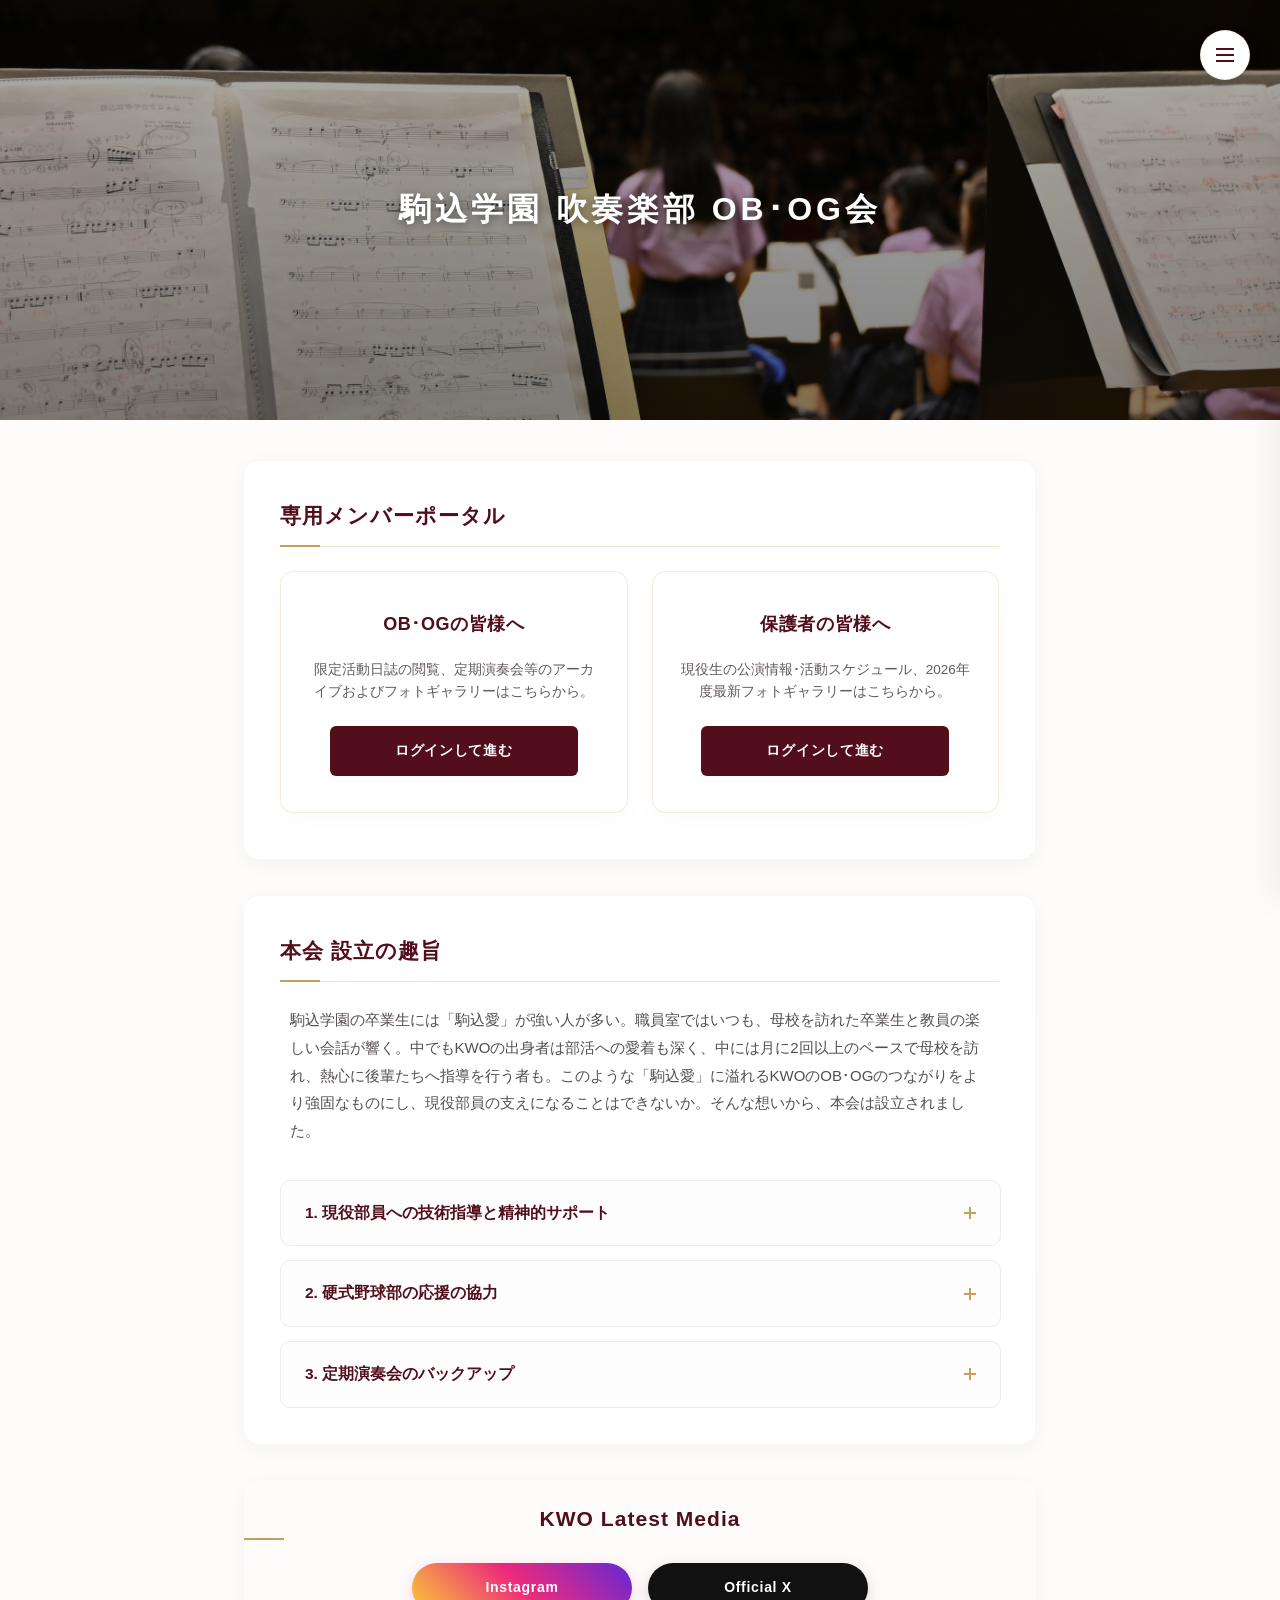
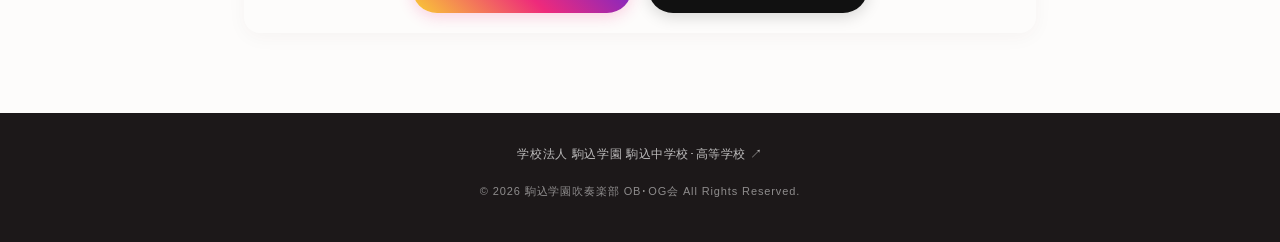
<file: index.html>
<!DOCTYPE html>
<html lang="ja">
<head>
    <meta charset="UTF-8">
    <meta name="viewport" content="width=device-width, initial-scale=1.0">
    <title>駒込学園吹奏楽部 OB･OG会</title>
    <link rel="stylesheet" href="style.css">
    <style>
        .intro-text-container { max-width: 700px; margin: 0 auto; text-align: left; color: #554e4f; font-size: 15px; line-height: 1.85; margin-bottom: 35px; }
        .portal-grid { display: flex; gap: 24px; justify-content: center; margin: 10px 0; }
        .portal-card { flex: 1; background-color: #ffffff !important; color: #332d2e !important; padding: 36px 28px !important; border-radius: 14px !important; border: 1px solid rgba(197, 160, 89, 0.2); text-align: center; box-shadow: 0 10px 30px rgba(82, 14, 27, 0.02); transition: transform 0.3s var(--easing-smooth); }
        .portal-card:hover { transform: translateY(-3px); box-shadow: 0 15px 35px rgba(82, 14, 27, 0.05); }
        .portal-card h3 { margin-top: 0; color: var(--primary-burgundy); font-size: 18px; font-weight: 600; letter-spacing: 0.03em; }
        .portal-btn { display: block !important; background-color: var(--primary-burgundy) !important; color: #ffffff !important; text-decoration: none !important; font-weight: 600 !important; font-size: 14px !important; padding: 12px 24px !important; margin: 24px auto 0 auto !important; border-radius: 6px !important; transition: all 0.2s ease !important; max-width: 200px; text-align: center; letter-spacing: 0.05em; }
        .portal-btn:hover { background-color: var(--accent-gold) !important; }
        
        .refined-accordion-list { display: flex; flex-direction: column; gap: 14px; width: 100%; box-sizing: border-box; }
        .refined-accordion-item { width: 100%; background-color: #fdfdfd; border: 1px solid #f0ede9; border-radius: 10px; overflow: hidden; transition: all 0.3s var(--easing-smooth); }
        .refined-accordion-item[open] { background-color: #ffffff; border-color: rgba(197, 160, 89, 0.3); box-shadow: 0 4px 15px rgba(82, 14, 27, 0.02); }
        
        .refined-accordion-summary { 
            display: flex !important; justify-content: space-between; align-items: center;
            padding: 18px 24px; color: var(--primary-burgundy); font-size: 15.5px; font-weight: 600; 
            cursor: pointer; list-style: none; user-select: none; transition: background-color 0.2s;
        }
        .refined-accordion-summary::-webkit-details-marker { display: none !important; }
        .refined-accordion-summary:hover { background-color: #faf9f6; }
        
        .refined-accordion-icon { position: relative; width: 12px; height: 12px; transition: transform 0.3s var(--easing-smooth); }
        .refined-accordion-icon::before, .refined-accordion-icon::after { content: ''; position: absolute; background-color: var(--accent-gold); transition: transform 0.3s; }
        .refined-accordion-icon::before { top: 5px; left: 0; width: 12px; height: 2px; }
        .refined-accordion-icon::after { top: 0; left: 5px; width: 2px; height: 12px; }
        
        .refined-accordion-item[open] .refined-accordion-icon { transform: rotate(180deg); }
        .refined-accordion-item[open] .refined-accordion-icon::after { transform: scaleY(0); }
        
        .refined-accordion-body { padding: 0 24px 22px 24px; color: #61595a; font-size: 14px; line-height: 1.75; animation: accordionFadeIn 0.4s var(--easing-smooth); }
        
        @keyframes accordionFadeIn {
            0% { opacity: 0; transform: translateY(-4px); }
            100% { opacity: 1; transform: translateY(0); }
        }
        
        @media screen and (max-width: 750px) { .portal-grid { flex-direction: column; gap: 16px; } .refined-accordion-summary { padding: 16px 20px; font-size: 14.5px; } .refined-accordion-body { padding: 0 20px 18px 20px; } }
    </style>
</head>
<body>

    <input type="checkbox" id="menu-btn-check">
    <label for="menu-btn-check" class="menu-btn"><span></span></label>
    
    <div class="menu-content">
        <div class="menu-inner">
            <nav class="menu-nav">
                <ul>
                    <li><a href="index.html">ホーム（一般公開）</a></li>
                    <li><a href="obog.html">OB･OG専用ページ</a></li>
                    <li><a href="parents.html">保護者専用ページ</a></li>
                    <li><a href="history.html">過去の実績</a></li>
                    <li><a href="officers.html">幹部･役員紹介</a></li>
                </ul>
            </nav>
        </div>
    </div>

    <header class="site-header">
        <div class="header-bg-slider active-bg" style="background-image: url('images/header.jpg');"></div>
        <div class="header-title-container">
            <h1>駒込学園 吹奏楽部 OB･OG会</h1>
        </div>
    </header>

    <main>
        <section>
            <h2>専用メンバーポータル</h2>
            <div class="portal-grid">
                <div class="portal-card">
                    <h3>OB･OGの皆様へ</h3>
                    <p style="font-size: 13.5px; margin-top: 12px; color: #61595a; line-height: 1.6;">
                        限定活動日誌の閲覧、定期演奏会等のアーカイブおよびフォトギャラリーはこちらから。
                    </p>
                    <a href="obog.html" class="portal-btn">ログインして進む</a>
                </div>
                <div class="portal-card">
                    <h3>保護者の皆様へ</h3>
                    <p style="font-size: 13.5px; margin-top: 12px; color: #61595a; line-height: 1.6;">
                        現役生の公演情報･活動スケジュール、2026年度最新フォトギャラリーはこちらから。
                    </p>
                    <a href="parents.html" class="portal-btn">ログインして進む</a>
                </div>
            </div>
        </section>

        <section>
            <h2>本会 設立の趣旨</h2>
            <div class="intro-text-container">
                <p>
                    駒込学園の卒業生には「駒込愛」が強い人が多い。職員室ではいつも、母校を訪れた卒業生と教員の楽しい会話が響く。中でもKWOの出身者は部活への愛着も深く、中には月に2回以上のペースで母校を訪れ、熱心に後輩たちへ指導を行う者も。このような「駒込愛」に溢れるKWOのOB･OGのつながりをより強固なものにし、現役部員の支えになることはできないか。そんな想いから、本会は設立されました。
                </p>
            </div>

            <div class="refined-accordion-list">
                <details class="refined-accordion-item">
                    <summary class="refined-accordion-summary">
                        <span>1. 現役部員への技術指導と精神的サポート</span>
                        <div class="refined-accordion-icon"></div>
                    </summary>
                    <div class="refined-accordion-body">
                        <p>プロの講師よりも親しみやすく、より身近な距離感で寄り添った指導ができることこそが卒業生の強みです。夏のコンクールをはじめ、様々なステージに向けて積極的に指導に加わることで、後輩たちがより深く音楽に打ち込める理想的な環境づくりを行います。</p>
                    </div>
                </details>

                <details class="refined-accordion-item">
                    <summary class="refined-accordion-summary">
                        <span>2. 硬式野球部の応援の協力</span>
                        <div class="refined-accordion-icon"></div>
                    </summary>
                    <div class="refined-accordion-body">
                        <p>夏の高校野球シーズンは、吹奏楽コンクールに向けた練習や合宿とも重なり、現役生徒にとっては多忙を極める時期です。そこで、経験豊富な卒業生が野球応援に駆けつけることで、現役生の負担を軽減しつつ、駒込学園の一体感をもって硬式野球部を勝利へと後押しします。</p>
                    </div>
                </details>

                <details class="refined-accordion-item">
                    <summary class="refined-accordion-summary">
                        <span>3. 定期演奏会のバックアップ</span>
                        <div class="refined-accordion-icon"></div>
                    </summary>
                    <div class="refined-accordion-body">
                        <p>現役部員たちが1年間の集大成として創り上げるのが定期演奏会です。その舞台裏の業務を顧問の先生方に委ねるのではなく、卒業生が主体となって引き受けます。裏方を私たちがしっかり守ることで、後輩たちがステージの上で最高の演奏を届けることに集中できるようサポートします。</p>
                    </div>
                </details>
            </div>
        </section>

        <section class="sns-link-section" style="text-align: center; border: none; box-shadow: none; background: transparent !important; padding: 20px 0 !important;">
            <h2 style="border: none; padding: 0; margin-bottom: 25px;">KWO Latest Media</h2>
            <div class="sns-button-container" style="display: flex; justify-content: center; gap: 16px; flex-wrap: wrap;">
                <a href="https://www.instagram.com/kg_brass/" target="_blank" class="sns-btn instagram-btn" style="width: 220px; padding: 12px 0; border-radius: 30px; font-weight: 600; text-decoration: none; color: #fff; font-size: 14px; letter-spacing: 0.05em; background: linear-gradient(45deg, #f9ce34, #ee2a7b, #6228d7); box-shadow: 0 4px 15px rgba(238, 42, 123, 0.2);">Instagram</a>
                <a href="https://x.com/kg_brass" target="_blank" class="sns-btn x-btn" style="width: 220px; padding: 12px 0; border-radius: 30px; font-weight: 600; text-decoration: none; color: #fff; font-size: 14px; letter-spacing: 0.05em; background-color: #111111; box-shadow: 0 4px 15px rgba(0,0,0,0.15);">Official X</a>
            </div>
        </section>
    </main>

    <footer>
        <div class="footer-link-container">
            <a href="https://www.komagome.ed.jp/" target="_blank" rel="noopener noreferrer" class="school-site-link">
                学校法人 駒込学園 駒込中学校･高等学校 ↗
            </a>
        </div>
        <p>&copy; 2026 駒込学園吹奏楽部 OB･OG会 All Rights Reserved.</p>
    </footer>
</body>
</html>
</file>
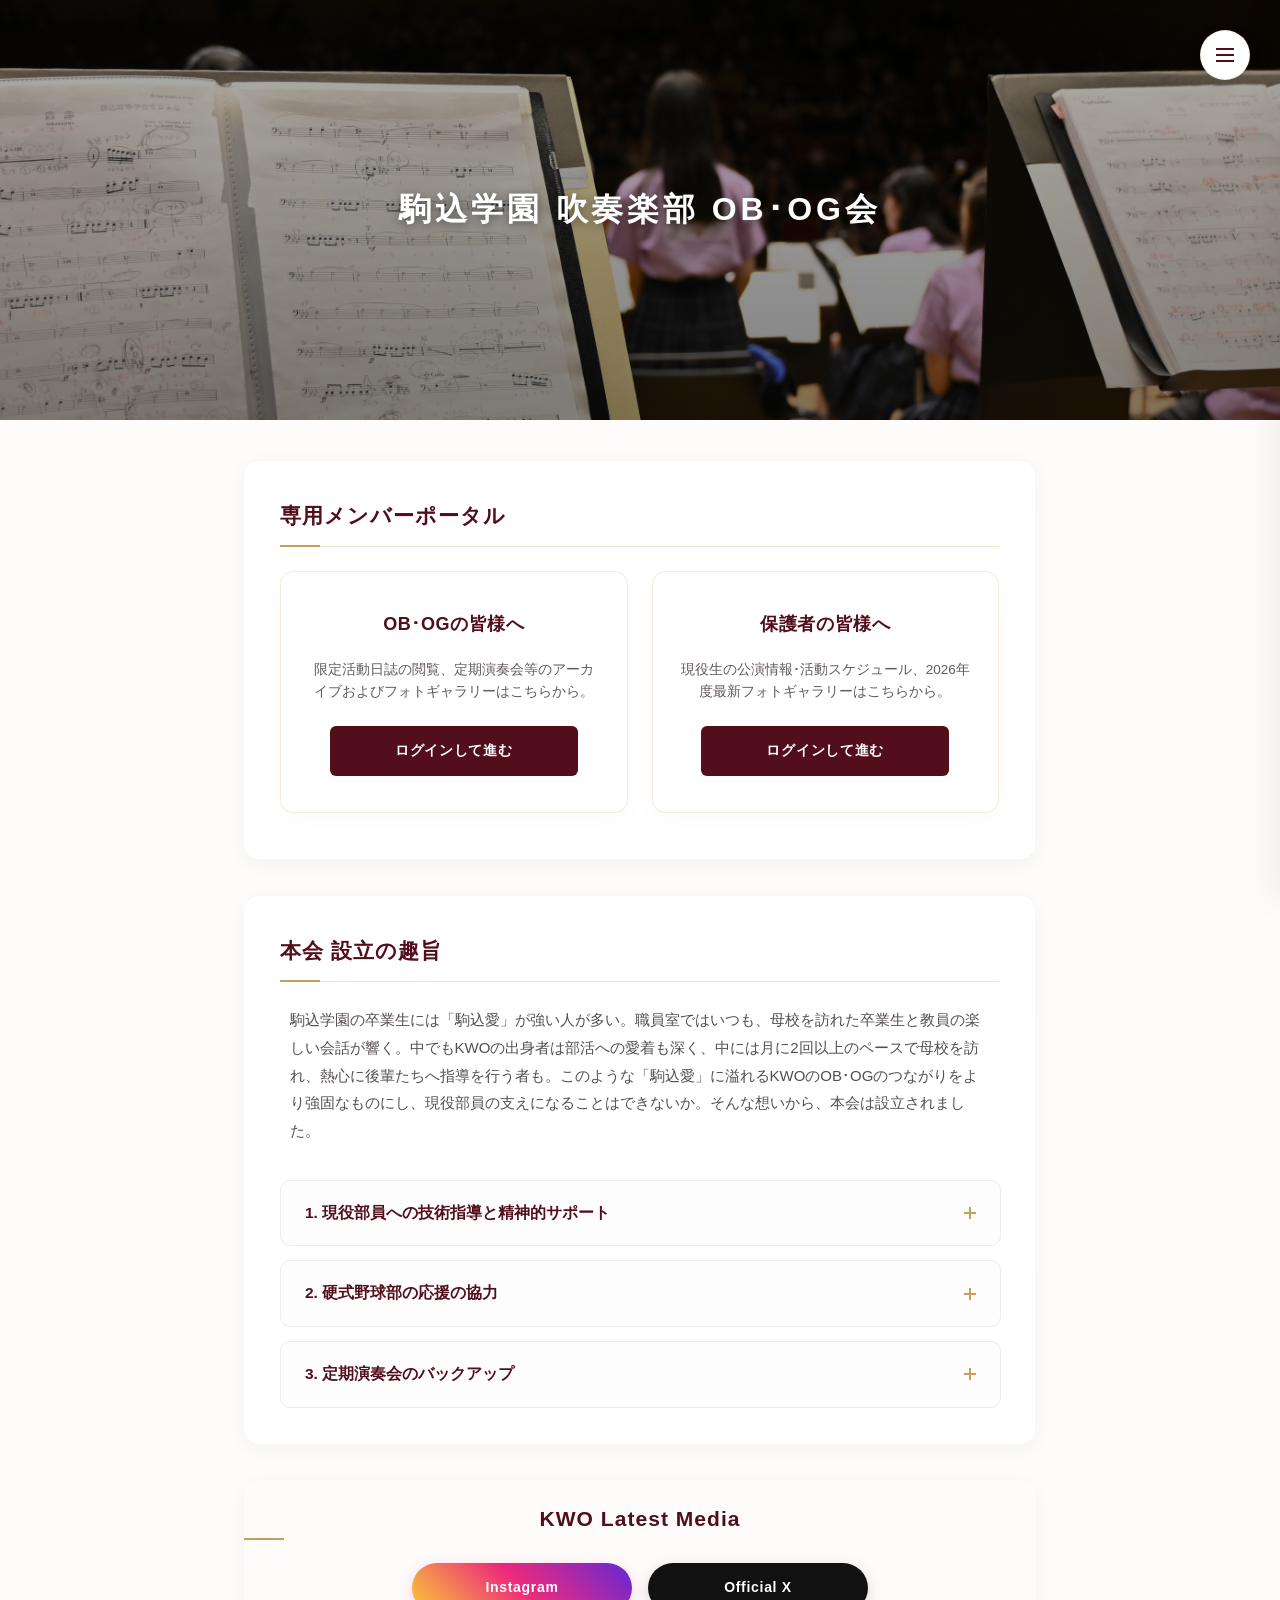
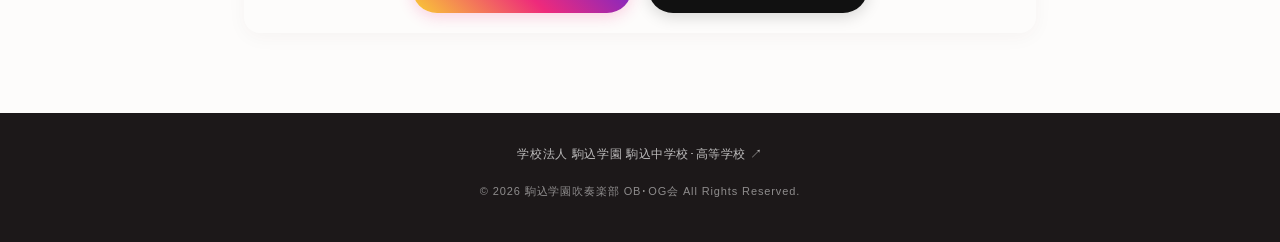
<file: history.html>
<!DOCTYPE html>
<html lang="ja">
<head>
    <meta charset="UTF-8">
    <meta name="viewport" content="width=device-width, initial-scale=1.0">
    <title>過去の実績 - 駒込学園吹奏楽部 OB･OG会</title>
    <link rel="stylesheet" href="style.css">
    <style>
        .history-section { max-width: 900px; margin: 0 auto; }
        .tab-menu { display: flex; justify-content: center; gap: 8px; margin-bottom: 35px; list-style: none; padding: 0; }
        .tab-btn { background-color: transparent; color: #645a5b; border: 1px solid #e2e0dc; padding: 10px 24px; font-size: 14.5px; font-weight: 500; border-radius: 25px; cursor: pointer; transition: all 0.3s var(--easing-smooth); flex: 1; max-width: 160px; text-align: center; }
        .tab-btn:hover { border-color: var(--accent-gold); color: var(--accent-gold); background-color: #faf9f6; }
        .tab-btn.active-tab { background-color: var(--primary-burgundy); color: #ffffff; border-color: var(--primary-burgundy); box-shadow: 0 4px 12px rgba(82,14,27,0.15); }
        .history-content { display: none; }
        .history-content.active-content { display: block; animation: refinedFadeIn 0.5s var(--easing-smooth); }
        .history-table-container { width: 100%; overflow-x: auto; background-color: #ffffff; border-radius: 12px; margin-top: 15px; border: 1px solid #f0ede9; box-shadow: 0 4px 15px rgba(0, 0, 0, 0.02); }
        .history-table { width: 100%; border-collapse: collapse; text-align: left; font-size: 14.5px; }
        .history-table th, .history-table td { padding: 16px 20px; border-bottom: 1px solid #f2effa; }
        .history-table th { background-color: #faf9f6; color: var(--primary-burgundy); font-weight: 600; white-space: nowrap; border-bottom: 2px solid rgba(197, 160, 89, 0.2); }
        .year-cell { font-weight: 600; color: var(--primary-burgundy); white-space: nowrap; }
        .group-cell { white-space: nowrap; color: #61595a; }
        .award-badge { display: inline-block; padding: 3px 12px; border-radius: 4px; font-weight: 600; font-size: 12.5px; text-align: center; letter-spacing: 0.03em; }
        .award-gold { background-color: #fbf5e6; color: #a38132; border: 1px solid rgba(163,129,50,0.15); }
        .award-silver { background-color: #f1f3f5; color: #495057; border: 1px solid rgba(0,0,0,0.05); }
        .award-bronze { background-color: #fef3eb; color: #c46624; border: 1px solid rgba(196,102,36,0.15); }
        .award-none { background-color: #f8f9fa; color: #868e96; }
        .cancel-text { color: #acb5bd; font-style: italic; font-size: 13.5px; }
        .history-table tr:hover { background-color: #fefdfb; }
    </style>
    <script>
        if (sessionStorage.getItem('loginStatus') !== 'passed' && sessionStorage.getItem('parentStatus') !== 'passed') {
            window.location.replace("index.html");
        }
    </script>
</head>
<body>

    <input type="checkbox" id="menu-btn-check">
    <label for="menu-btn-check" class="menu-btn"><span></span></label>
    
    <div class="menu-content">
        <div class="menu-inner">
            <nav class="menu-nav">
                <ul>
                    <li><a href="index.html">ホーム（一般公開）</a></li>
                    <li><a href="obog.html">OB･OG専用ページ</a></li>
                    <li><a href="parents.html">保護者専用ページ</a></li>
                    <li><a href="history.html">過去の実績</a></li>
                    <li><a href="officers.html">幹部･役員紹介</a></li>
                </ul>
            </nav>
        </div>
    </div>

    <!-- ヘッダーを1枚の画像画像に変更 -->
    <header class="site-header">
        <div class="header-bg-slider active-bg" style="background-image: url('images/header.jpg');"></div>
        <div class="header-title-container">
            <h1>過去の実績･歩み</h1>
        </div>
    </header>

    <main>
        <section class="history-section" style="border: none; padding: 0 !important; background: transparent !important; box-shadow: none !important;">
            <ul class="tab-menu">
                <li class="tab-btn active-tab" onclick="switchTab(0)">コンクール</li>
                <li class="tab-btn" onclick="switchTab(1)">定期演奏会</li>
                <li class="tab-btn" onclick="switchTab(2)">文化祭公演</li>
            </ul>

            <div class="history-content active-content">
                <div style="background:#fff; padding:36px; border-radius:16px; box-shadow: var(--card-shadow); border: 1px solid rgba(82, 14, 27, 0.03);">
                    <h2>全日本吹奏楽コンクール 実績</h2>
                    <p style="color: #666; font-size:14px; margin-bottom: 20px;">東京都吹奏楽コンクールにおけるKWOの受賞および軌跡の記録です。</p>
                    <div class="history-table-container">
                        <table class="history-table">
                            <thead>
                                <tr>
                                    <th>年度</th>
                                    <th>出場部門</th>
                                    <th>演奏曲</th>
                                    <th>結果</th>
                                </tr>
                            </thead>
                            <tbody>
                                <tr>
                                    <td class="year-cell">2025年</td>
                                    <td class="group-cell">B組</td>
                                    <td>レパントの海戦</td>
                                    <td><span class="award-badge award-silver">銀賞</span></td>
                                </tr>
                                <tr>
                                    <td class="year-cell">2024年</td>
                                    <td class="group-cell">東日本組</td>
                                    <td>死の舞踏</td>
                                    <td><span class="award-badge award-silver">銀賞</span></td>
                                </tr>
                                <tr>
                                    <td class="year-cell">2023年</td>
                                    <td class="group-cell">B組</td>
                                    <td>喜歌劇「チャルダッシュの女王」セレクション</td>
                                    <td><span class="award-badge award-silver">銀賞</span></td>
                                </tr>
                                <tr>
                                    <td class="year-cell">2022年</td>
                                    <td class="group-cell">A組</td>
                                    <td>課題曲：ブルースプリング<br>自由曲：シー･オブ･ウィズダム～知恵を持つ海～</td>
                                    <td><span class="award-badge award-bronze">銅賞</span></td>
                                </tr>
                                <tr>
                                    <td class="year-cell">2021年</td>
                                    <td class="group-cell">-</td>
                                    <td>鳥之石楠船神</td>
                                    <td><span class="award-badge award-none">出場</span></td>
                                </tr>
                                <tr>
                                    <td class="year-cell">2020年</td>
                                    <td class="group-cell">-</td>
                                    <td>三日月の彼方</td>
                                    <td class="cancel-text">＊コンクール中止</td>
                                </tr>
                                <tr>
                                    <td class="year-cell">2019年</td>
                                    <td class="group-cell">BⅡ組</td>
                                    <td>梁塵秘抄～熊野古道の幻想～</td>
                                    <td><span class="award-badge award-gold">金賞</span></td>
                                </tr>
                                <tr>
                                    <td class="year-cell">2018年</td>
                                    <td class="group-cell">BⅡ組</td>
                                    <td>吹奏楽ための「ランドスケープ」</td>
                                    <td><span class="award-badge award-silver">銀賞</span></td>
                                </tr>
                            </tbody>
                        </table>
                    </div>
                </div>
            </div>

            <div class="history-content">
                <div style="background:#fff; padding:36px; border-radius:16px; box-shadow: var(--card-shadow); border: 1px solid rgba(82, 14, 27, 0.03);">
                    <h2>定期演奏会の歩み</h2>
                    <p style="color: #666; font-size:14px; margin-bottom: 20px;">毎年春に開催される、吹奏楽部最大のメインステージの歴史です。</p>
                    <div class="history-table-container">
                        <table class="history-table">
                            <thead>
                                <tr>
                                    <th>回数 / 年度</th>
                                    <th>開催日 / 会場</th>
                                    <th>主な演奏演目･OB合同曲</th>
                                </tr>
                            </thead>
                            <tbody>
                                <tr>
                                    <td class="year-cell">第40回（2025年度）</td>
                                    <td>2026年3月 / サンパール荒川</td>
                                    <td>「アルメニアン･ダンス Part I」 / OB合同：行進曲「高砂」</td>
                                </tr>
                                <tr>
                                    <td class="year-cell">第39回（2024年度）</td>
                                    <td>2025年3月 / かつしかシンフォニーヒルズ</td>
                                    <td>「宇宙の音楽」 / OB合同：宝島</td>
                                </tr>
                                <tr>
                                    <td class="year-cell">第38回（2023年度）</td>
                                    <td>2024年3月 / サンパール荒川</td>
                                    <td>「マカーム･ダンス」 / OB合同：エル･クンバンチェロ</td>
                                </tr>
                            </tbody>
                        </table>
                    </div>
                </div>
            </div>

            <div class="history-content">
                <div style="background:#fff; padding:36px; border-radius:16px; box-shadow: var(--card-shadow); border: 1px solid rgba(82, 14, 27, 0.03);">
                    <h2>文化祭公演（駒込祭）の実績</h2>
                    <p style="color: #666; font-size:14px; margin-bottom: 20px;">もっとも熱気に包まれる秋の駒込祭特設ステージの記録です。</p>
                    <div class="history-table-container">
                        <table class="history-table">
                            <thead>
                                <tr>
                                    <th>年度</th>
                                    <th>公演場所</th>
                                    <th>ポップス･メイン演奏曲</th>
                                </tr>
                            </thead>
                            <tbody>
                                <tr>
                                    <td class="year-cell">2025年度</td>
                                    <td>大体育館特設ステージ</td>
                                    <td>ディズニープリンセスメドレー、学園天国、マツケンサンバII</td>
                                </tr>
                                <tr>
                                    <td class="year-cell">2024年度</td>
                                    <td>大体育館特設ステージ</td>
                                    <td>J-POPヒットメドレー、新時代、風になりたい</td>
                                </tr>
                            </tbody>
                        </table>
                    </div>
                </div>
            </div>
            
            <p style="text-align: center; margin-top: 50px;">
                <a href="index.html" style="color: var(--primary-burgundy); font-weight: 600; text-decoration: none; font-size:14.5px;">← トップページに戻る</a>
            </p>
        </section>
    </main>

    <footer>
        <div class="footer-link-container">
            <a href="https://www.komagome.ed.jp/" target="_blank" rel="noopener noreferrer" class="school-site-link">
                学校法人 駒込学園 駒込中学校･高等学校 ↗
            </a>
        </div>
        <p>&copy; 2026 駒込学園吹奏楽部 OB･OG会 All Rights Reserved.</p>
    </footer>

    <script>
        function switchTab(tabIndex) {
            const buttons = document.querySelectorAll('.tab-btn');
            const contents = document.querySelectorAll('.history-content');
            buttons.forEach(btn => btn.classList.remove('active-tab'));
            contents.forEach(content => content.classList.remove('active-content'));
            buttons[tabIndex].classList.add('active-tab');
            contents[tabIndex].classList.add('active-content');
        }
    </script>
</body>
</html>
</file>
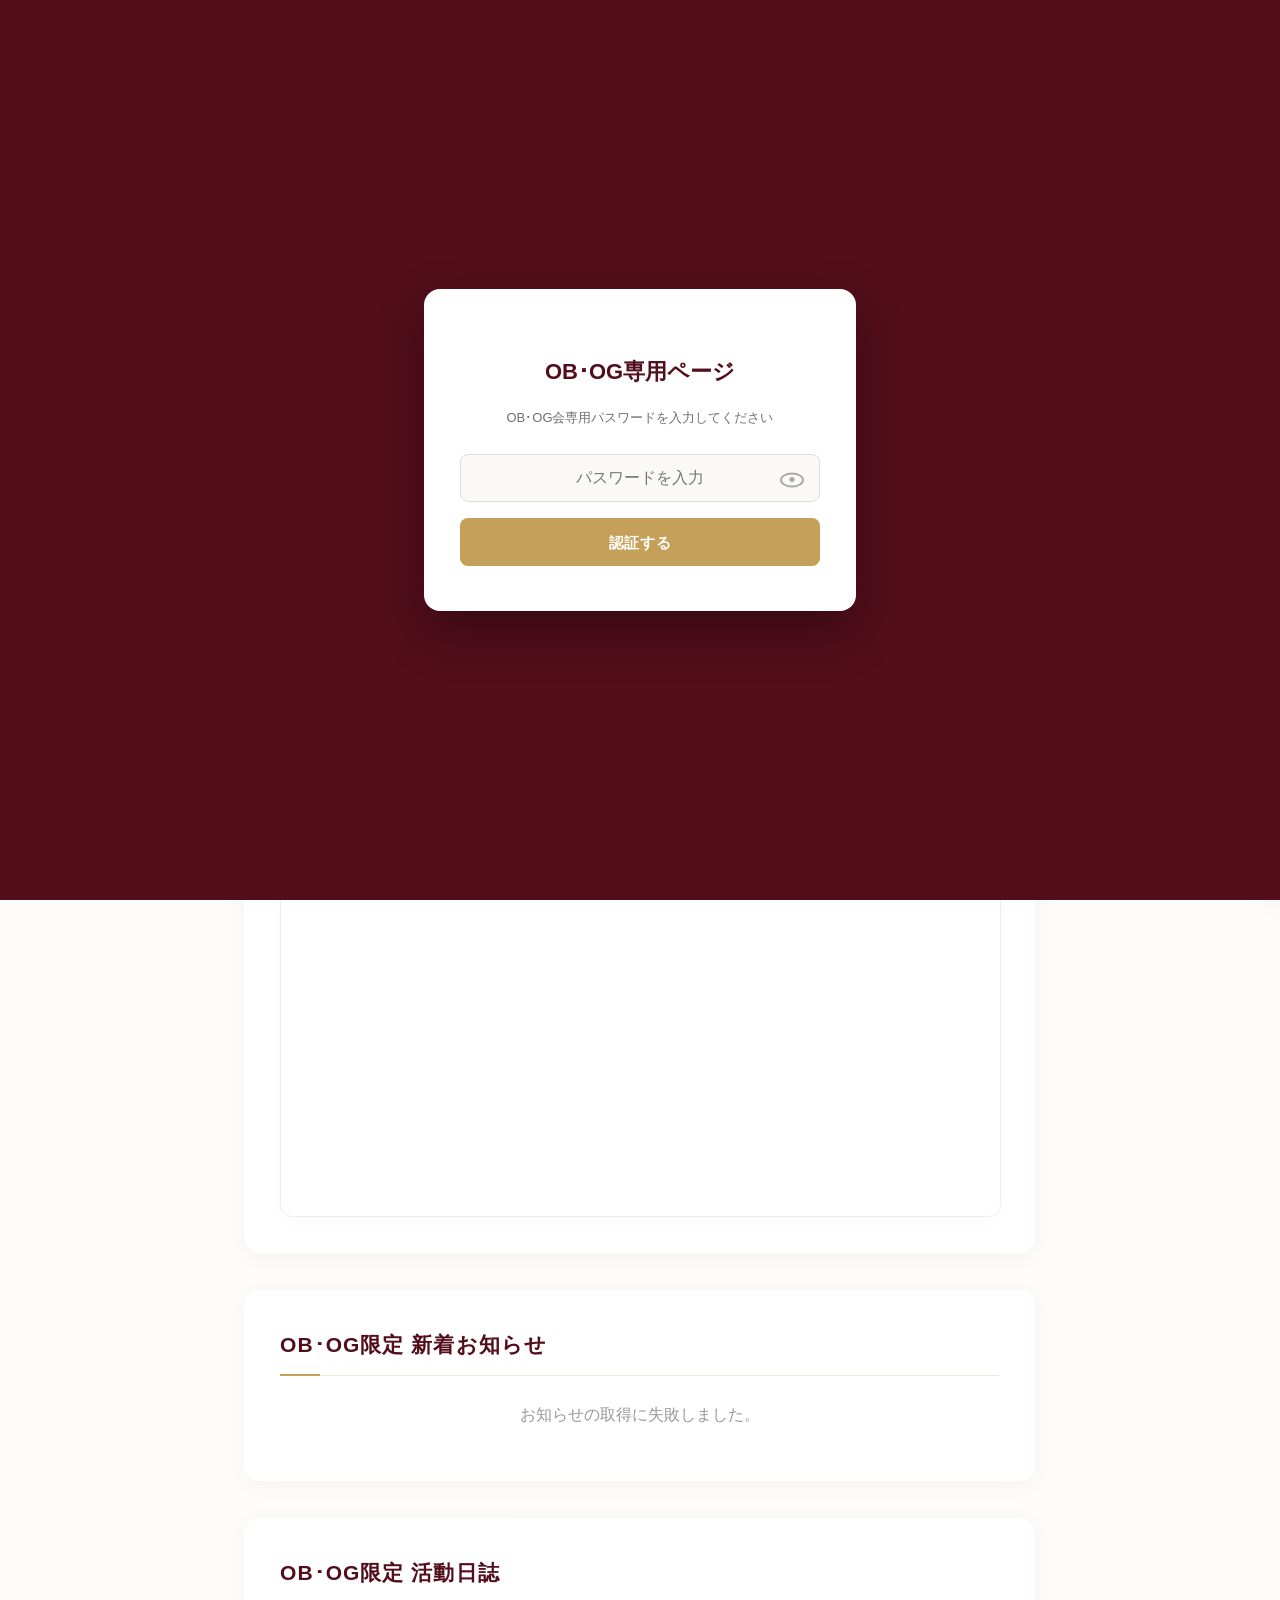
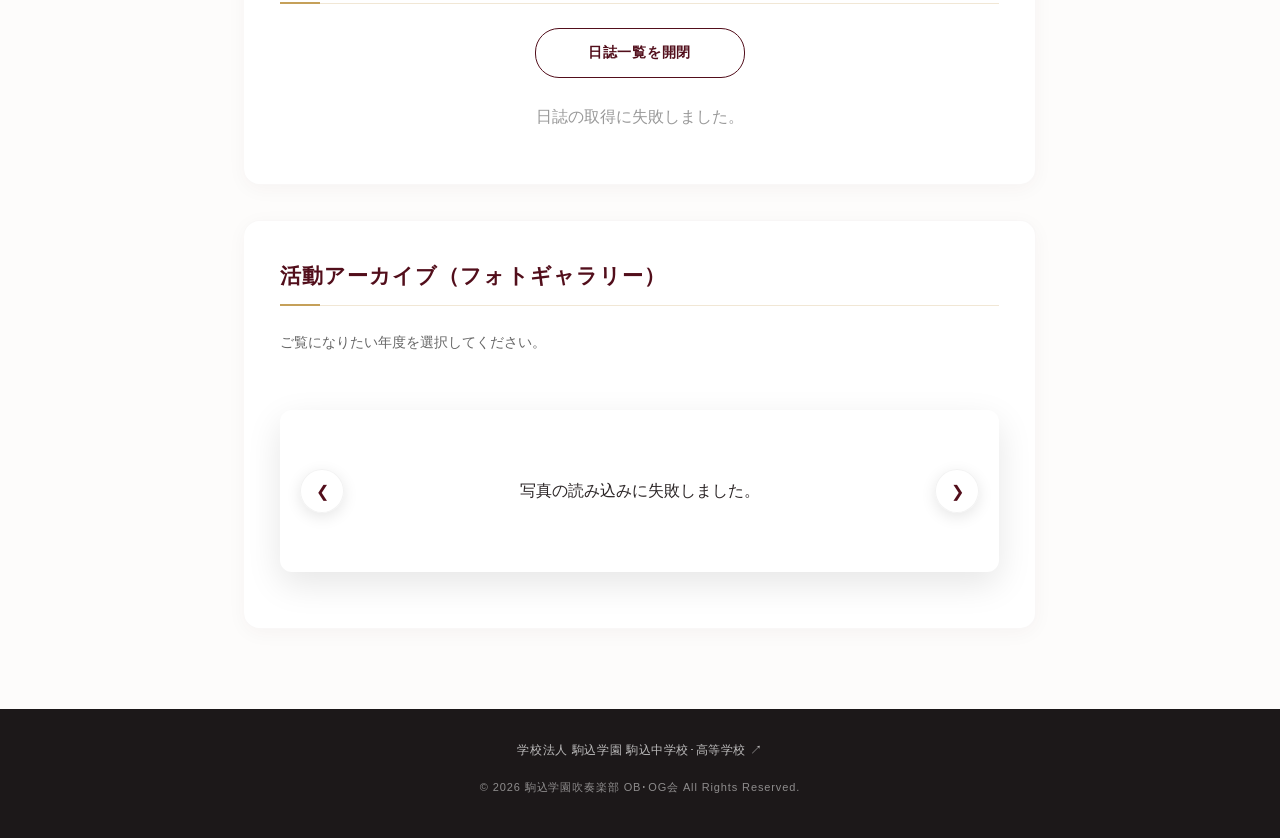
<file: obog.html>
<!DOCTYPE html>
<html lang="ja">
<head>
    <meta charset="UTF-8">
    <meta name="viewport" content="width=device-width, initial-scale=1.0">
    <title>OB･OG専用限定ページ - 駒込学園吹奏楽部</title>
    <link rel="stylesheet" href="style.css">
    <script>
        (function() {
            if (sessionStorage.getItem('loginStatus') === 'passed') {
                const style = document.createElement('style');
                style.innerHTML = '#login-overlay { display: none !important; opacity: 0 !important; pointer-events: none !important; }';
                document.head.appendChild(style);
            }
        })();
    </script>
    <style>
        #login-overlay { position: fixed !important; top: 0 !important; left: 0 !important; width: 100% !important; height: 100% !important; background-color: var(--primary-burgundy) !important; color: #ffffff !important; display: flex !important; justify-content: center !important; align-items: center !important; z-index: 100000 !important; opacity: 1; transition: opacity 0.5s var(--easing-smooth); }
        .login-box { background-color: #ffffff !important; color: #332d2e !important; padding: 45px 36px !important; border-radius: 16px !important; box-shadow: 0 20px 50px rgba(0,0,0,0.3) !important; max-width: 360px !important; width: 90% !important; text-align: center; }
        .login-box h2 { color: var(--primary-burgundy) !important; margin-bottom: 8px !important; font-size: 22px !important; font-weight: 600; }
        .login-box input { width: 100% !important; padding: 14px !important; margin-bottom: 16px !important; border: 1px solid #e0deda !important; border-radius: 8px !important; box-sizing: border-box !important; font-size: 16px !important; text-align: center !important; background-color: #faf9f6; transition: all 0.3s; }
        .login-box input:focus { border-color: var(--accent-gold) !important; background-color: #fff; outline: none; }
        .password-container { position: relative !important; width: 100% !important; }
        .toggle-password-btn { position: absolute !important; right: 16px !important; top: 40% !important; transform: translateY(-50%) !important; cursor: pointer !important; opacity: 0.4; }
        .eye-icon { position: relative !important; width: 20px !important; height: 11px !important; border: 2px solid #333333 !important; border-radius: 50% !important; }
        .eye-icon::before { content: '' !important; position: absolute !important; width: 5px !important; height: 5px !important; background-color: #333333 !important; border-radius: 50% !important; top: 50% !important; left: 50% !important; transform: translate(-50%, -50%) !important; }
        .eye-icon.hidden-line::after { content: '' !important; position: absolute !important; width: 24px !important; height: 2px !important; background-color: #333333 !important; top: 50% !important; left: 50% !important; transform: translate(-50%, -50%) rotate(-45deg) !important; }
        .login-btn { display: block !important; background-color: var(--accent-gold) !important; color: #ffffff !important; border: none !important; height: 48px !important; line-height: 48px !important; width: 100% !important; font-weight: bold !important; border-radius: 8px !important; cursor: pointer !important; font-size: 15px !important; transition: background-color 0.2s !important; letter-spacing: 0.05em; }
        .login-btn:hover { background-color: var(--accent-gold-hover) !important; }
        
        .post-card { background-color: #ffffff !important; border: 1px solid #f0ede9 !important; padding: 22px 24px !important; margin-bottom: 14px !important; border-radius: 10px !important; box-shadow: 0 4px 15px rgba(0,0,0,0.01) !important; text-align: left; }
        .post-date { font-size: 12px; color: var(--accent-gold); font-weight: 600; margin-bottom: 6px; }
        .post-title { font-size: 15.5px; font-weight: 600; margin: 0 0 10px 0; color: var(--primary-burgundy); line-height: 1.4; }
        .post-content { font-size: 13.5px; color: #554e4f; line-height: 1.7; }
        
        .news-card { border-left: 4px solid var(--accent-gold) !important; background-color: #fffdfa !important; }

        .year-filter-container { display: flex !important; justify-content: center !important; gap: 8px !important; margin: 24px 0 !important; flex-wrap: wrap !important; }
        .year-btn { background-color: transparent !important; color: #666 !important; border: 1px solid #e2e0dc !important; padding: 6px 18px !important; border-radius: 20px !important; cursor: pointer !important; font-weight: 500 !important; font-size: 13.5px; transition: all 0.2s !important; }
        .year-btn:hover { border-color: var(--accent-gold) !important; color: var(--accent-gold) !important; }
        .year-btn.active-year { background-color: var(--accent-gold) !important; color: #ffffff !important; border-color: var(--accent-gold) !important; }
        
        .slider-wrapper { position: relative !important; width: 100% !important; max-width: 800px !important; margin: 20px auto !important; overflow: hidden !important; border-radius: 12px !important; box-shadow: 0 12px 35px rgba(0,0,0,0.1) !important; }
        .slider-inner { display: flex !important; transition: transform 0.6s var(--easing-smooth) !important; width: 100% !important; }
        .slider-item { min-width: 100% !important; position: relative !important; }
        .slider-item img { width: 100% !important; height: 460px !important; object-fit: cover !important; display: block !important; }
        .slider-caption { position: absolute !important; bottom: 0 !important; left: 0 !important; width: 100% !important; background: linear-gradient(transparent, rgba(0, 0, 0, 0.75)) !important; color: #ffffff !important; padding: 20px 15px 15px 15px !important; font-size: 14px !important; text-align: center !important; box-sizing: border-box; }
        .slider-btn { position: absolute !important; top: 50% !important; transform: translateY(-50%) !important; background: rgba(255,255,255,0.9) !important; color: var(--primary-burgundy) !important; border: 1px solid rgba(0,0,0,0.05) !important; width: 44px !important; height: 44px !important; border-radius: 50% !important; cursor: pointer !important; font-size: 16px !important; display: flex !important; align-items: center !important; justify-content: center !important; z-index: 50 !important; transition: all 0.2s !important; box-shadow: 0 4px 15px rgba(0,0,0,0.1) !important; }
        .slider-btn:hover { background: var(--primary-burgundy) !important; color: #fff !important; }
        .slider-prev { left: 20px !important; }
        .slider-next { right: 20px !important; }
        
        .calendar-container { width: 100%; background-color: #ffffff; border-radius: 12px; border: 1px solid #f0ede9; box-shadow: 0 4px 15px rgba(0, 0, 0, 0.02); overflow: hidden; }
        .calendar-container .cal-pc { display: block; }
        .calendar-container .cal-sp { display: none; }
        @media screen and (max-width: 750px) { .slider-item img { height: 280px !important; } .calendar-container .cal-pc { display: none; } .calendar-container .cal-sp { display: block; } }
    </style>
</head>
<body>

    <div id="login-overlay">
        <div class="login-box">
            <h2>OB･OG専用ページ</h2>
            <p style="font-size: 13px; color: #736d6e; margin-bottom: 24px;">OB･OG会専用パスワードを入力してください</p>
            <div class="password-container">
                <input type="password" id="passwordBox" placeholder="パスワードを入力" onkeydown="handleEnter(event)">
                <div class="toggle-password-btn" onclick="togglePasswordVisibility()">
                    <div id="eyeIcon" class="eye-icon"></div>
                </div>
            </div>
            <button class="login-btn" onclick="clickLoginButton()">認証する</button>
            <div id="error-message" style="color:#d9383a; display:none; margin-top:12px; font-size:13.5px; font-weight:600;">パスワードが正しくありません</div>
        </div>
    </div>

    <input type="checkbox" id="menu-btn-check">
    <label for="menu-btn-check" class="menu-btn"><span></span></label>
    
    <div class="menu-content">
        <div class="menu-inner">
            <nav class="menu-nav">
                <ul>
                    <li><a href="index.html">ホーム（一般公開）</a></li>
                    <li><a href="obog.html">OB･OG専用限定ページ</a></li>
                    <li><a href="parents.html">保護者専用限定ページ</a></li>
                    <li><a href="history.html">過去のコンクール実績</a></li>
                    <li><a href="officers.html">幹部･役員紹介</a></li>
                </ul>
            </nav>
        </div>
    </div>

    <header class="site-header">
        <div class="header-bg-slider active-bg" style="background-image: url('images/header.jpg');"></div>
        <div class="header-title-container">
            <h1>OB･OG専用限定ページ</h1>
        </div>
    </header>

    <main>
        <section>
            <h2>公演･活動スケジュール</h2>
            <p style="color: #666; font-size: 14px; margin-bottom: 18px;">今後の本番公演や活動スケジュールです。</p>
            <div class="calendar-container">
                <iframe class="cal-pc" src="https://calendar.google.com/calendar/embed?src=8797fb8a8a6876cc331dbee75517b14de8a439e617967c18c8e818824a6f2f7b%40group.calendar.google.com&amp;ctz=Asia%2FTokyo&amp;mode=MONTH&amp;showTitle=0&amp;showNav=1&amp;showDate=1&amp;showPrint=0&amp;showTabs=0&amp;showCalendars=0&amp;wkst=1&amp;bgcolor=%23ffffff&amp;color=%23520e1b" style="border: 0" width="100%" height="600" frameborder="0" scrolling="no"></iframe>
                <iframe class="cal-sp" src="https://calendar.google.com/calendar/embed?src=8797fb8a8a6876cc331dbee75517b14de8a439e617967c18c8e818824a6f2f7b%40group.calendar.google.com&amp;ctz=Asia%2FTokyo&amp;mode=AGENDA&amp;showTitle=0&amp;showNav=1&amp;showDate=1&amp;showPrint=0&amp;showTabs=0&amp;showCalendars=0&amp;wkst=1&amp;bgcolor=%23ffffff&amp;color=%23520e1b" style="border: 0" width="100%" height="500" frameborder="0" scrolling="no"></iframe>
            </div>
        </section>

        <section>
            <h2>OB･OG限定 新着お知らせ</h2>
            <div id="news-list">
                <p style="text-align: center; color:#999; font-size:14px;">お知らせを読み込んでいます...</p>
            </div>
        </section>

        <section style="padding-top: 30px;">
            <h2>OB･OG限定 活動日誌</h2>
            <details class="purpose-details" open>
                <summary class="purpose-summary">日誌一覧を開閉</summary>
                <div id="blog-list" style="margin-top: 24px;">
                    <p style="text-align: center; color:#999; font-size:14px;">日誌を読み込んでいます...</p>
                </div>
            </details>
        </section>

        <section style="padding-top: 40px;">
            <h2>活動アーカイブ（フォトギャラリー）</h2>
            <p style="color: #666; font-size: 14px; margin-bottom: 15px;">ご覧になりたい年度を選択してください。</p>
            <div class="year-filter-container" id="yearFilterContainer"></div>
            <details class="purpose-details" open>
                <summary class="purpose-summary" style="display:none !important;">開閉</summary>
                <div class="purpose-content">
                    <div class="slider-wrapper">
                        <div class="slider-inner" id="sliderInner">
                            <p style="text-align:center; padding:50px 0; width:100%; color:#999;">写真を読み込んでいます...</p>
                        </div>
                        <button type="button" class="slider-btn slider-prev" onclick="moveSlider(-1); event.stopPropagation();">❮</button>
                        <button type="button" class="slider-btn slider-next" onclick="moveSlider(1); event.stopPropagation();">❯</button>
                    </div>
                </div>
            </details>
        </section>
    </main>

    <footer>
        <div class="footer-link-container">
            <a href="https://www.komagome.ed.jp/" target="_blank" rel="noopener noreferrer" class="school-site-link">
                学校法人 駒込学園 駒込中学校･高等学校 ↗
            </a>
        </div>
        <p>&copy; 2026 駒込学園吹奏楽部 OB･OG会 All Rights Reserved.</p>
    </footer>

    <script>
        const CORRECT_PASSWORD = "KWOnkmnhtnkmtrssds";
        const microCmsApiKey = "qSJ070NmlfRvReLlVUJ2Lo8lvWdYF0Dle5TC";
        let allGalleryContents = []; 
        let currentSlide = 0;

        function moveSlider(direction) {
            const inner = document.getElementById('sliderInner');
            const slides = document.querySelectorAll('.slider-item');
            if (!inner || slides.length === 0) return;
            currentSlide = (currentSlide + direction + slides.length) % slides.length;
            inner.style.transform = `translateX(-${currentSlide * 100}%)`;
        }

        function parseYear(item) {
            if (!item || item.year === undefined || item.year === null) return "";
            let target = item.year;
            if (Array.isArray(target)) target = target[0];
            if (typeof target === 'object' && target !== null) {
                let val = target.id || target.value || target.name || "";
                return String(val).trim().replace(/[０-９]/g, s => String.fromCharCode(s.charCodeAt(0) - 0xFEE0));
            }
            return String(target).trim().replace(/[０-９]/g, s => String.fromCharCode(s.charCodeAt(0) - 0xFEE0));
        }

        function checkLoginStatus() {
            const overlay = document.getElementById('login-overlay');
            if (sessionStorage.getItem('loginStatus') === 'passed') {
                if (overlay) overlay.style.display = 'none'; 
            }
        }
        checkLoginStatus();

        function loadContent() {
            fetch("https://komagome-brass-ob.microcms.io/api/v1/news?limit=10", { headers: { "X-MICROCMS-API-KEY": microCmsApiKey } })
            .then(r => r.json()).then(data => {
                const list = document.getElementById('news-list');
                if (!list) return;
                if (!data.contents || data.contents.length === 0) {
                    list.innerHTML = '<p style="text-align:center; color:#999; padding:15px 0; font-size:13.5px;">現在、新しいお知らせはありません。</p>'; return;
                }
                let html = "";
                data.contents.forEach(art => {
                    const d = new Date(art.publishedAt);
                    const fd = `${d.getFullYear()}年${String(d.getMonth() + 1).padStart(2, '0')}月${String(d.getDate()).padStart(2, '0')}日`;
                    html += `<div class="post-card news-card"><div class="post-date">${fd}</div><h3 class="post-title">${art.title || ''}</h3><div class="post-content">${art.content}</div></div>`;
                });
                list.innerHTML = html;
            }).catch(() => {
                document.getElementById('news-list').innerHTML = '<p style="text-align:center; color:#999;">お知らせの取得に失敗しました。</p>';
            });

            fetch("https://komagome-brass-ob.microcms.io/api/v1/blog?limit=40", { headers: { "X-MICROCMS-API-KEY": microCmsApiKey } })
            .then(r => r.json()).then(data => {
                const list = document.getElementById('blog-list');
                if (!list) return;
                if (!data.contents || data.contents.length === 0) {
                    list.innerHTML = '<p style="text-align:center; color:#999; padding:20px 0;">現在、活動日誌はありません。</p>'; return;
                }
                let html = "";
                data.contents.forEach(art => {
                    const d = new Date(art.date || art.publishedAt);
                    const fd = `${d.getFullYear()}年${String(d.getMonth() + 1).padStart(2, '0')}月${String(d.getDate()).padStart(2, '0')}日`;
                    html += `<div class="post-card"><div class="post-date">${fd}</div><h3 class="post-title">${art.title || '無題の日誌'}</h3><div class="post-content">${art.content}</div></div>`;
                });
                list.innerHTML = html;
            }).catch(() => {
                document.getElementById('blog-list').innerHTML = '<p style="text-align:center; color:#999;">日誌の取得に失敗しました。</p>';
            });

            fetch("https://komagome-brass-ob.microcms.io/api/v1/gallery?limit=100", { headers: { "X-MICROCMS-API-KEY": microCmsApiKey } })
            .then(r => r.json()).then(data => {
                allGalleryContents = data.contents || [];
                createYearButtons();
            }).catch(() => {
                document.getElementById('sliderInner').innerHTML = '<p style="text-align:center; padding:50px 0; width:100%;">写真の読み込みに失敗しました。</p>';
            });
        }

        function createYearButtons() {
            const container = document.getElementById('yearFilterContainer');
            if (!container) return;
            let years = [];
            allGalleryContents.forEach(item => {
                let yStr = parseYear(item);
                if (yStr && !years.includes(yStr)) years.push(yStr);
            });
            years.sort((a, b) => b - a);
            let btnHtml = `<button class="year-btn active-year" onclick="changeYear('all', this)">すべて</button>`;
            years.forEach(y => { btnHtml += `<button class="year-btn" onclick="changeYear('${y}', this)">${y}年度</button>`; });
            container.innerHTML = btnHtml;
            displayGallery("all");
        }

        function changeYear(year, element) {
            document.querySelectorAll('.year-btn').forEach(btn => btn.classList.remove('active-year'));
            element.classList.add('active-year');
            displayGallery(year);
        }

        function displayGallery(targetYear) {
            const sliderInner = document.getElementById('sliderInner');
            if (!sliderInner) return;
            const filtered = allGalleryContents.filter(item => {
                if (targetYear === "all") return true;
                return String(parseYear(item)) === String(targetYear);
            });
            if (filtered.length === 0) {
                sliderInner.innerHTML = '<p style="text-align:center; padding:50px 0; width:100%; color:#999;">この年度の写真はありません。</p>'; return;
            }
            let html = "";
            filtered.forEach(item => {
                if (item.photo && item.photo.url) {
                    html += `<div class="slider-item"><img src="${item.photo.url}" alt="${item.title || 'ギャラリー画像'}"><div class="slider-caption">${item.title || ''}</div></div>`;
                }
            });
            sliderInner.innerHTML = html; currentSlide = 0; sliderInner.style.transform = `translateX(0%)`;
        }

        document.addEventListener("DOMContentLoaded", loadContent);

        function togglePasswordVisibility() {
            const box = document.getElementById('passwordBox');
            const icon = document.getElementById('eyeIcon');
            if (box.type === 'password') { box.type = 'text'; icon.classList.add('hidden-line'); }
            else { box.type = 'password'; icon.classList.remove('hidden-line'); }
        }

        function clickLoginButton() {
            const p = document.getElementById('passwordBox').value.trim();
            const err = document.getElementById('error-message');
            const overlay = document.getElementById('login-overlay');
            if (p === CORRECT_PASSWORD) {
                sessionStorage.setItem('loginStatus', 'passed');
                if (overlay) {
                    overlay.style.opacity = "0"; overlay.style.pointerEvents = "none";
                    setTimeout(() => { overlay.style.display = 'none'; }, 400);
                }
            } else { if (err) err.style.display = 'block'; }
        }
        function handleEnter(event) { if (event.key === 'Enter') clickLoginButton(); }
    </script>
</body>
</html>
</file>
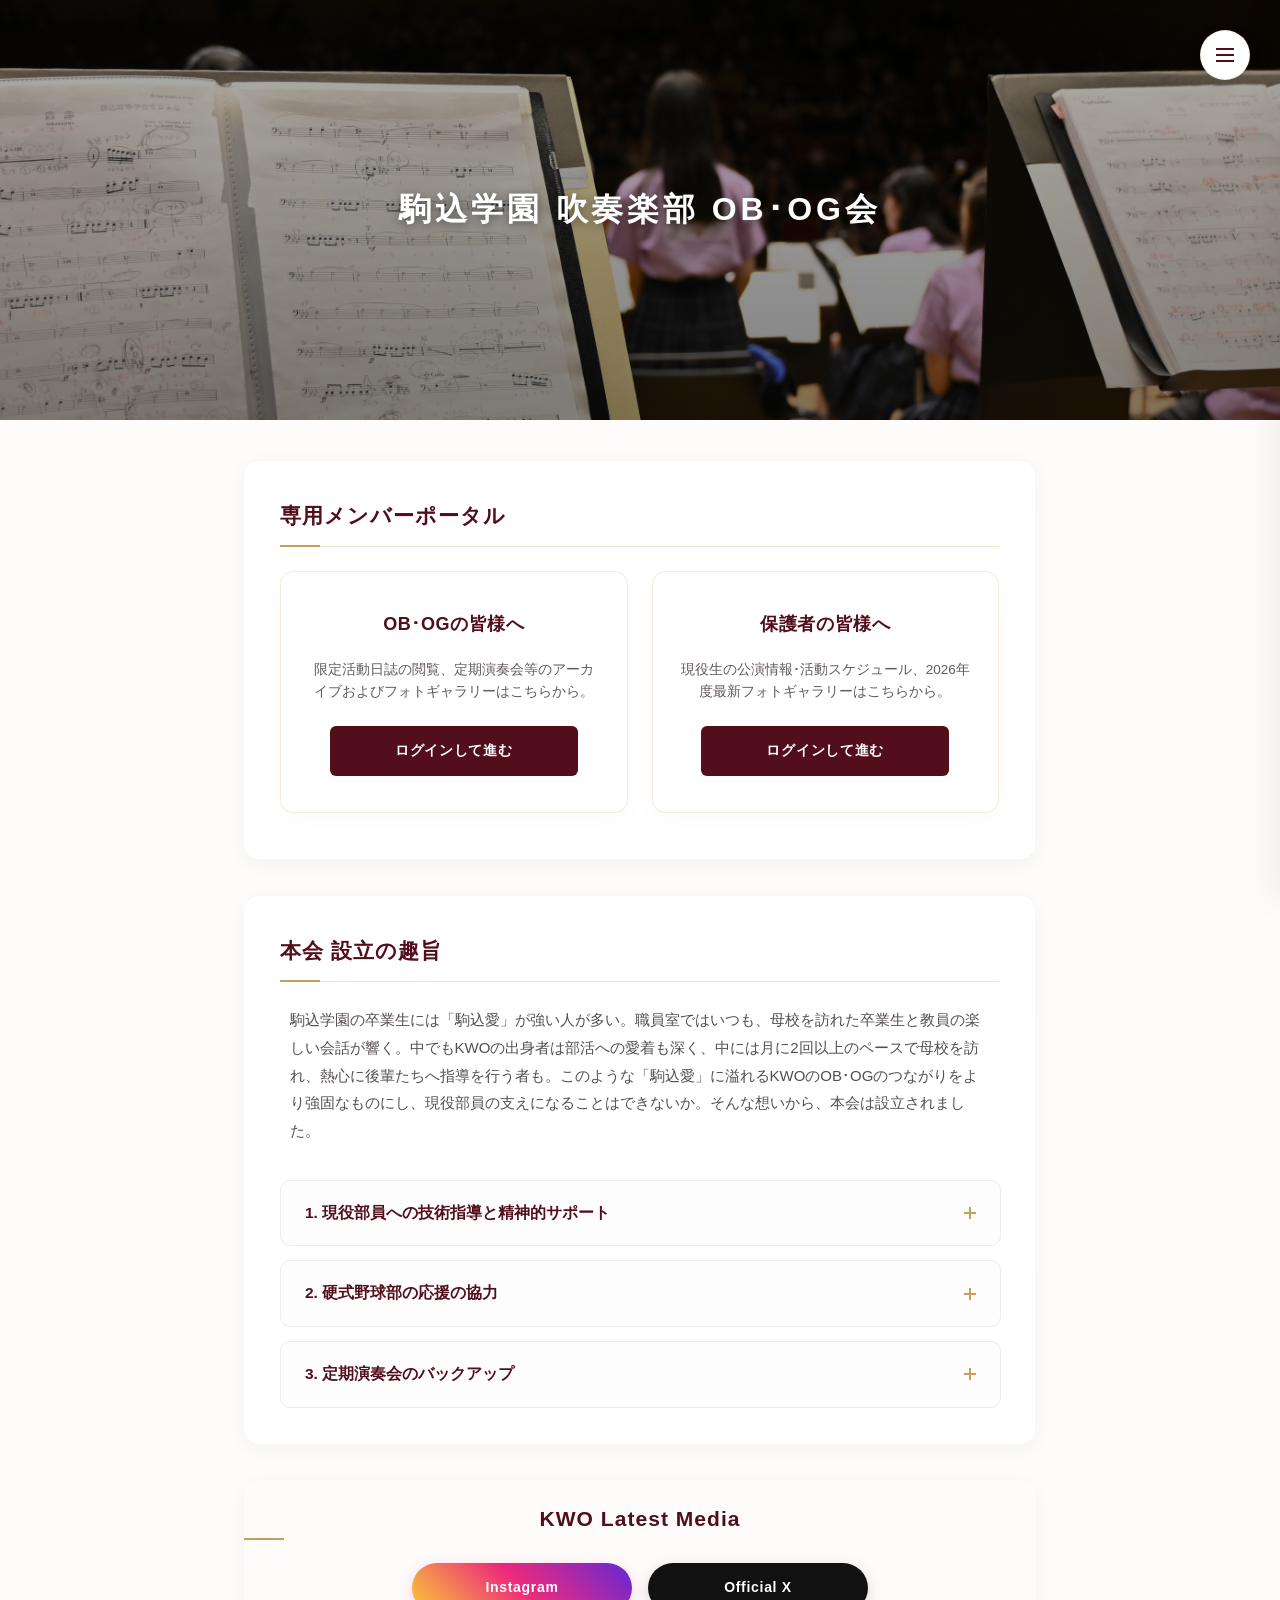
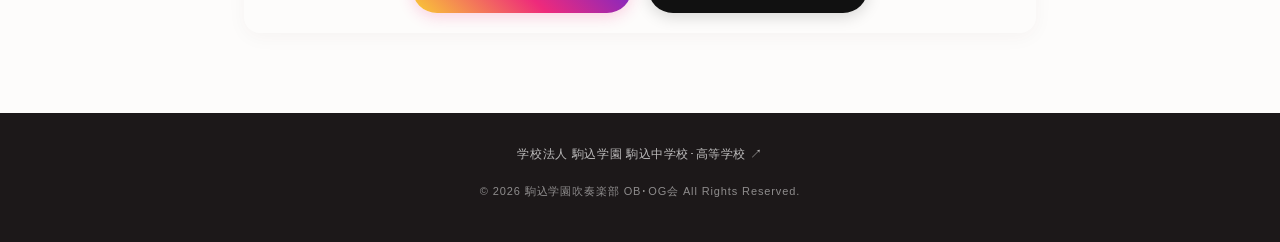
<file: officers.html>
<!DOCTYPE html>
<html lang="ja">
<head>
    <meta charset="UTF-8">
    <meta name="viewport" content="width=device-width, initial-scale=1.0">
    <title>幹部･役員紹介 - 駒込学園吹奏楽部 OB･OG会</title>
    <link rel="stylesheet" href="style.css">
    <style>
        .officer-section { max-width: 800px; margin: 0 auto; }
        .officer-lead { text-align: center; margin: 30px 0 15px 0; color: #645a5b; font-weight: 500; font-size: 15px; }
        .officer-grid { display: flex; gap: 24px; justify-content: center; margin-bottom: 40px; flex-wrap: wrap; }
        .officer-card { flex: 1; min-width: 270px; max-width: 360px; background-color: #ffffff; border: 1px solid rgba(197, 160, 89, 0.15); padding: 32px 24px; border-radius: 14px; box-shadow: var(--card-shadow); text-align: center; transition: transform 0.3s; }
        .officer-card:hover { transform: translateY(-2px); }
        .officer-role { display: inline-block; background-color: var(--primary-burgundy); color: #fff; padding: 4px 16px; border-radius: 20px; font-size: 13px; font-weight: 600; margin-bottom: 12px; letter-spacing: 0.05em; }
        .officer-name { font-size: 19px; margin: 8px 0 4px 0; color: #111; font-weight: 600; }
        .officer-info { font-size: 13.5px; color: var(--accent-gold); font-weight: 600; margin-bottom: 18px; }
        .officer-message { font-size: 13.5px; color: #554e4f; line-height: 1.65; background-color: #fdfdfd; padding: 14px; border-radius: 8px; border: 1px solid #f2effa; text-align: left; position: relative; }
        @media screen and (max-width: 750px) { .officer-grid { flex-direction: column; align-items: center; gap: 16px; } .officer-card { width: 100%; } }
    </style>
    <script>
        if (sessionStorage.getItem('loginStatus') !== 'passed' && sessionStorage.getItem('parentStatus') !== 'passed') {
            window.location.replace("index.html");
        }
    </script>
</head>
<body>

    <input type="checkbox" id="menu-btn-check">
    <label for="menu-btn-check" class="menu-btn"><span></span></label>
    
    <div class="menu-content">
        <div class="menu-inner">
            <nav class="menu-nav">
                <ul>
                    <li><a href="index.html">ホーム（一般公開）</a></li>
                    <li><a href="obog.html">OB･OG専用ページ</a></li>
                    <li><a href="parents.html">保護者専用ページ</a></li>
                    <li><a href="history.html">過去の実績</a></li>
                    <li><a href="officers.html">幹部･役員紹介</a></li>
                </ul>
            </nav>
        </div>
    </div>

    <!-- ヘッダーを1枚の画像画像に変更 -->
    <header class="site-header">
        <div class="header-bg-slider active-bg" style="background-image: url('images/header.jpg');"></div>
        <div class="header-title-container">
            <h1>幹部･役員紹介</h1>
        </div>
    </header>

    <main>
        <section class="officer-section" style="border: none; padding: 0 !important; background: transparent !important; box-shadow: none !important;">
            <p class="officer-lead">OB･OG会を運営･統括している役員メンバーです。</p>
            <div class="officer-grid">
                <div class="officer-card">
                    <div class="officer-role">会長</div>
                    <h3 class="officer-name">石田 諒</h3>
                    <p class="officer-info">2026年卒 ／ トロンボーン</p>
                    <p class="officer-message">「強い駒込愛とともに、KWOの歴史的な縦のつながりをさらに広げていきたいと考えています」</p>
                </div>

                <div class="officer-card">
                    <div class="officer-role">副会長</div>
                    <h3 class="officer-name">駒込 太郎</h3>
                    <p class="officer-info">2020年卒 ／ クラリネット</p>
                    <p class="officer-message">「定期演奏会のOB合同ステージなど、皆様が再び演奏を楽しめる企画を誠心誠意作ってまいります」</p>
                </div>
            </div>

            <p class="officer-lead">現役部員を牽引する今年度の学生幹部メンバーです。</p>
            <div class="officer-grid">
                <div class="officer-card">
                    <div class="officer-role">部長</div>
                    <h3 class="officer-name">塩屋穂夏</h3>
                    <p class="officer-info">コントラバス</p>
                    <p class="officer-message">「多くのOB･OGの皆様、保護者の皆様の支えに日々感謝し、愛される部活を目指して全力で運営してまいります」</p>
                </div>

                <div class="officer-card">
                    <div class="officer-role">副部長</div>
                    <h3 class="officer-name">南谷未來</h3>
                    <p class="officer-info">トランペット</p>
                    <p class="officer-message">「野球応援や式典、コンクールへの挑戦に向けて日々の練習を全力で支えます。よろしくお願いいたします！」</p>
                </div>
            </div>

            <p style="text-align: center; margin-top: 50px;">
                <a href="index.html" style="color: var(--primary-burgundy); font-weight: 600; text-decoration: none; font-size:14.5px;">← トップページに戻る</a>
            </p>
        </section>
    </main>

    <footer>
        <div class="footer-link-container">
            <a href="https://www.komagome.ed.jp/" target="_blank" rel="noopener noreferrer" class="school-site-link">
                学校法人 駒込学園 駒込中学校･高等学校 ↗
            </a>
        </div>
        <p>&copy; 2026 駒込学園吹奏楽部 OB･OG会 All Rights Reserved.</p>
    </footer>
</body>
</html>
</file>
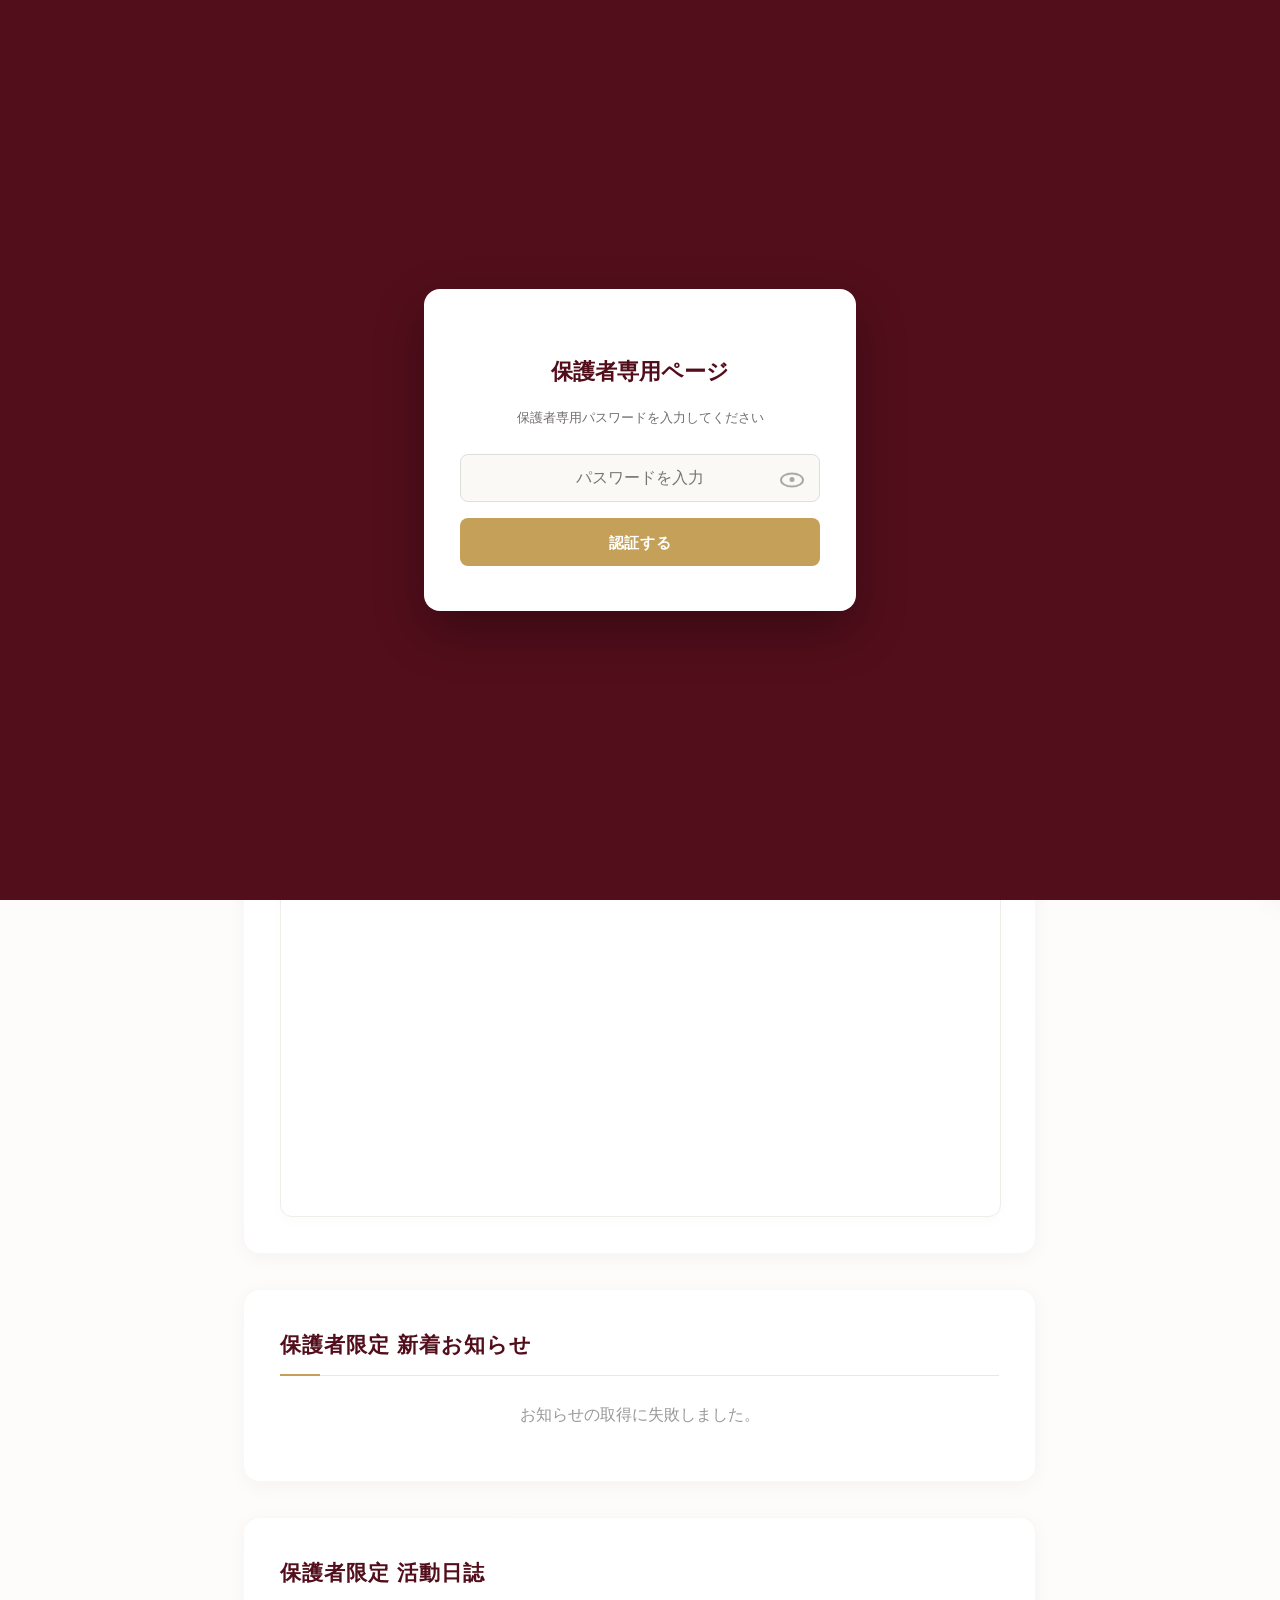
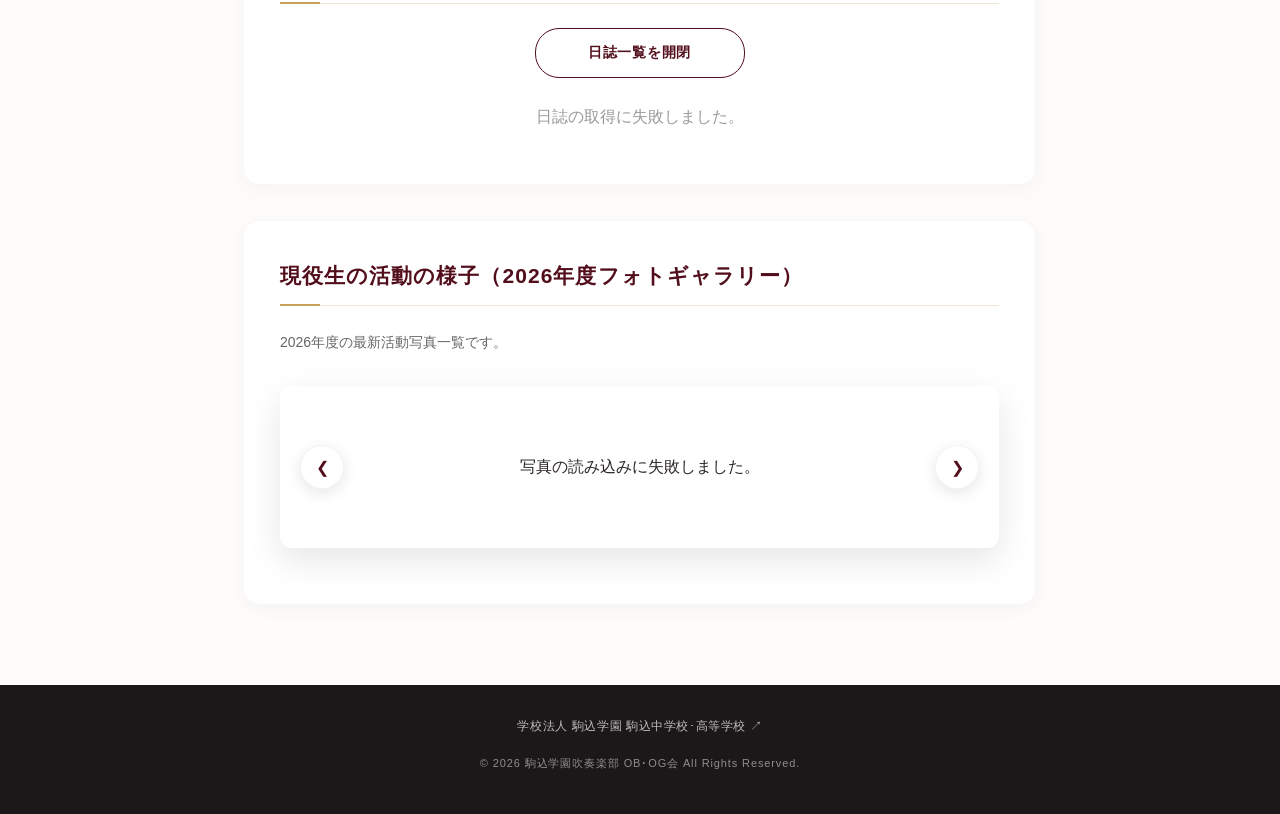
<file: parents.html>
<!DOCTYPE html>
<html lang="ja">
<head>
    <meta charset="UTF-8">
    <meta name="viewport" content="width=device-width, initial-scale=1.0">
    <title>保護者専用限定ページ - 駒込学園吹奏楽部</title>
    <link rel="stylesheet" href="style.css">
    <script>
        (function() {
            if (sessionStorage.getItem('parentStatus') === 'passed') {
                const style = document.createElement('style');
                style.innerHTML = '#login-overlay { display: none !important; opacity: 0 !important; pointer-events: none !important; }';
                document.head.appendChild(style);
            }
        })();
    </script>
    <style>
        #login-overlay { position: fixed !important; top: 0 !important; left: 0 !important; width: 100% !important; height: 100% !important; background-color: var(--primary-burgundy) !important; color: #ffffff !important; display: flex !important; justify-content: center !important; align-items: center !important; z-index: 100000 !important; opacity: 1; transition: opacity 0.5s var(--easing-smooth); }
        .login-box { background-color: #ffffff !important; color: #332d2e !important; padding: 45px 36px !important; border-radius: 16px !important; box-shadow: 0 20px 50px rgba(0,0,0,0.3) !important; max-width: 360px !important; width: 90% !important; text-align: center; }
        .login-box h2 { color: var(--primary-burgundy) !important; margin-bottom: 8px !important; font-size: 22px !important; font-weight: 600; }
        .login-box input { width: 100% !important; padding: 14px !important; margin-bottom: 16px !important; border: 1px solid #e0deda !important; border-radius: 8px !important; box-sizing: border-box !important; font-size: 16px !important; text-align: center !important; background-color: #faf9f6; transition: all 0.3s; }
        .login-box input:focus { border-color: var(--accent-gold) !important; background-color: #fff; outline: none; }
        .password-container { position: relative !important; width: 100% !important; }
        .toggle-password-btn { position: absolute !important; right: 16px !important; top: 40% !important; transform: translateY(-50%) !important; cursor: pointer !important; opacity: 0.4; }
        .eye-icon { position: relative !important; width: 20px !important; height: 11px !important; border: 2px solid #333333 !important; border-radius: 50% !important; }
        .eye-icon::before { content: '' !important; position: absolute !important; width: 5px !important; height: 5px !important; background-color: #333333 !important; border-radius: 50% !important; top: 50% !important; left: 50% !important; transform: translate(-50%, -50%) !important; }
        .eye-icon.hidden-line::after { content: '' !important; position: absolute !important; width: 24px !important; height: 2px !important; background-color: #333333 !important; top: 50% !important; left: 50% !important; transform: translate(-50%, -50%) rotate(-45deg) !important; }
        .login-btn { display: block !important; background-color: var(--accent-gold) !important; color: #ffffff !important; border: none !important; height: 48px !important; line-height: 48px !important; width: 100% !important; font-weight: bold !important; border-radius: 8px !important; cursor: pointer !important; font-size: 15px !important; transition: background-color 0.2s !important; letter-spacing: 0.05em; }
        .login-btn:hover { background-color: var(--accent-gold-hover) !important; }
        
        .post-card { background-color: #ffffff !important; border: 1px solid #f0ede9 !important; padding: 22px 24px !important; margin-bottom: 14px !important; border-radius: 10px !important; box-shadow: 0 4px 15px rgba(0,0,0,0.01) !important; text-align: left; }
        .post-date { font-size: 12px; color: var(--accent-gold); font-weight: 600; margin-bottom: 6px; }
        .post-title { font-size: 15.5px; font-weight: 600; margin: 0 0 10px 0; color: var(--primary-burgundy); line-height: 1.4; }
        .post-content { font-size: 13.5px; color: #554e4f; line-height: 1.7; }
        
        .news-card { border-left: 4px solid var(--accent-gold) !important; background-color: #fffdfa !important; }

        .slider-wrapper { position: relative !important; width: 100% !important; max-width: 800px !important; margin: 20px auto !important; overflow: hidden !important; border-radius: 12px !important; box-shadow: 0 12px 35px rgba(0,0,0,0.1) !important; }
        .slider-inner { display: flex !important; transition: transform 0.6s var(--easing-smooth) !important; width: 100% !important; }
        .slider-item { min-width: 100% !important; position: relative !important; }
        .slider-item img { width: 100% !important; height: 460px !important; object-fit: cover !important; display: block !important; }
        .slider-caption { position: absolute !important; bottom: 0 !important; left: 0 !important; width: 100% !important; background: linear-gradient(transparent, rgba(0, 0, 0, 0.75)) !important; color: #ffffff !important; padding: 20px 15px 15px 15px !important; font-size: 14px !important; text-align: center !important; box-sizing: border-box; }
        .slider-btn { position: absolute !important; top: 50% !important; transform: translateY(-50%) !important; background: rgba(255,255,255,0.9) !important; color: var(--primary-burgundy) !important; border: 1px solid rgba(0,0,0,0.05) !important; width: 44px !important; height: 44px !important; border-radius: 50% !important; cursor: pointer !important; font-size: 16px !important; display: flex !important; align-items: center !important; justify-content: center !important; z-index: 50 !important; transition: all 0.2s !important; box-shadow: 0 4px 15px rgba(0,0,0,0.1) !important; }
        .slider-btn:hover { background: var(--primary-burgundy) !important; color: #fff !important; }
        .slider-prev { left: 20px !important; }
        .slider-next { right: 20px !important; }
        
        .calendar-container { width: 100%; background-color: #ffffff; border-radius: 12px; border: 1px solid #f0ede9; box-shadow: 0 4px 15px rgba(0, 0, 0, 0.02); overflow: hidden; }
        .calendar-container .cal-pc { display: block; }
        .calendar-container .cal-sp { display: none; }
        @media screen and (max-width: 750px) { .slider-item img { height: 280px !important; } .calendar-container .cal-pc { display: none; } .calendar-container .cal-sp { display: block; } }
    </style>
</head>
<body>

    <div id="login-overlay">
        <div class="login-box">
            <h2>保護者専用ページ</h2>
            <p style="font-size: 13px; color: #736d6e; margin-bottom: 24px;">保護者専用パスワードを入力してください</p>
            <div class="password-container">
                <input type="password" id="passwordBox" placeholder="パスワードを入力" onkeydown="handleEnter(event)">
                <div class="toggle-password-btn" onclick="togglePasswordVisibility()">
                    <div id="eyeIcon" class="eye-icon"></div>
                </div>
            </div>
            <button class="login-btn" onclick="clickLoginButton()">認証する</button>
            <div id="error-message" style="color:#d9383a; display:none; margin-top:12px; font-size:13.5px; font-weight:600;">パスワードが正しくありません</div>
        </div>
    </div>

    <input type="checkbox" id="menu-btn-check">
    <label for="menu-btn-check" class="menu-btn"><span></span></label>
    
    <div class="menu-content">
        <div class="menu-inner">
            <nav class="menu-nav">
                <ul>
                    <li><a href="index.html">ホーム（一般公開）</a></li>
                    <li><a href="obog.html">OB･OG専用限定ページ</a></li>
                    <li><a href="parents.html">保護者専用限定ページ</a></li>
                    <li><a href="history.html">過去のコンクール実績</a></li>
                    <li><a href="officers.html">幹部･役員紹介</a></li>
                </ul>
            </nav>
        </div>
    </div>

    <header class="site-header">
        <div class="header-bg-slider active-bg" style="background-image: url('images/header.jpg');"></div>
        <div class="header-title-container">
            <h1>保護者専用限定ページ</h1>
        </div>
    </header>

    <main>
        <section>
            <h2>公演･活動スケジュール</h2>
            <p style="color: #666; font-size: 14px; margin-bottom: 18px;">今後の本番公演や活動スケジュールです。</p>
            <div class="calendar-container">
                <iframe class="cal-pc" src="https://calendar.google.com/calendar/embed?src=8797fb8a8a6876cc331dbee75517b14de8a439e617967c18c8e818824a6f2f7b%40group.calendar.google.com&amp;ctz=Asia%2FTokyo&amp;mode=MONTH&amp;showTitle=0&amp;showNav=1&amp;showDate=1&amp;showPrint=0&amp;showTabs=0&amp;showCalendars=0&amp;wkst=1&amp;bgcolor=%23ffffff&amp;color=%23520e1b" style="border: 0" width="100%" height="600" frameborder="0" scrolling="no"></iframe>
                <iframe class="cal-sp" src="https://calendar.google.com/calendar/embed?src=8797fb8a8a6876cc331dbee75517b14de8a439e617967c18c8e818824a6f2f7b%40group.calendar.google.com&amp;ctz=Asia%2FTokyo&amp;mode=AGENDA&amp;showTitle=0&amp;showNav=1&amp;showDate=1&amp;showPrint=0&amp;showTabs=0&amp;showCalendars=0&amp;wkst=1&amp;bgcolor=%23ffffff&amp;color=%23520e1b" style="border: 0" width="100%" height="500" frameborder="0" scrolling="no"></iframe>
            </div>
        </section>

        <section>
            <h2>保護者限定 新着お知らせ</h2>
            <div id="news-list">
                <p style="text-align: center; color:#999; font-size:14px;">お知らせを読み込んでいます...</p>
            </div>
        </section>

        <section style="padding-top: 30px;">
            <h2>保護者限定 活動日誌</h2>
            <details class="purpose-details" open>
                <summary class="purpose-summary">日誌一覧を開閉</summary>
                <div id="blog-list" style="margin-top: 24px;">
                    <p style="text-align: center; color:#999; font-size:14px;">日誌を読み込んでいます...</p>
                </div>
            </details>
        </section>

        <section style="padding-top: 40px;">
            <h2>現役生の活動の様子（2026年度フォトギャラリー）</h2>
            <p style="color: #666; font-size: 14px; margin-bottom: 18px;">2026年度の最新活動写真一覧です。</p>
            <details class="purpose-details" open>
                <summary class="purpose-summary" style="display:none !important;">開閉</summary>
                <div class="purpose-content">
                    <div class="slider-wrapper">
                        <div class="slider-inner" id="sliderInner">
                            <p style="text-align:center; padding:50px 0; width:100%; color:#999;">写真を読み込んでいます...</p>
                        </div>
                        <button type="button" class="slider-btn slider-prev" onclick="moveSlider(-1); event.stopPropagation();">❮</button>
                        <button type="button" class="slider-btn slider-next" onclick="moveSlider(1); event.stopPropagation();">❯</button>
                    </div>
                </div>
            </details>
        </section>
    </main>

    <footer>
        <div class="footer-link-container">
            <a href="https://www.komagome.ed.jp/" target="_blank" rel="noopener noreferrer" class="school-site-link">
                学校法人 駒込学園 駒込中学校･高等学校 ↗
            </a>
        </div>
        <p>&copy; 2026 駒込学園吹奏楽部 OB･OG会 All Rights Reserved.</p>
    </footer>

    <script>
        const CORRECT_PASSWORD = "KWOnkmnhtnkmtrssds";
        const microCmsApiKey = "qSJ070NmlfRvReLlVUJ2Lo8lvWdYF0Dle5TC";
        let allGalleryContents = []; 
        let currentSlide = 0;

        function moveSlider(direction) {
            const inner = document.getElementById('sliderInner');
            const slides = document.querySelectorAll('.slider-item');
            if (!inner || slides.length === 0) return;
            currentSlide = (currentSlide + direction + slides.length) % slides.length;
            inner.style.transform = `translateX(-${currentSlide * 100}%)`;
        }

        function parseYear(item) {
            if (!item || item.year === undefined || item.year === null) return "";
            let target = item.year;
            if (Array.isArray(target)) target = target[0];
            if (typeof target === 'object' && target !== null) {
                let val = target.id || target.value || target.name || "";
                return String(val).trim().replace(/[０-９]/g, s => String.fromCharCode(s.charCodeAt(0) - 0xFEE0));
            }
            return String(target).trim().replace(/[０-９]/g, s => String.fromCharCode(s.charCodeAt(0) - 0xFEE0));
        }

        function checkLoginStatus() {
            const overlay = document.getElementById('login-overlay');
            if (sessionStorage.getItem('parentStatus') === 'passed') {
                if (overlay) overlay.style.display = 'none'; 
            }
        }
        checkLoginStatus();

        function loadContent() {
            fetch("https://komagome-brass-ob.microcms.io/api/v1/news?limit=10", { headers: { "X-MICROCMS-API-KEY": microCmsApiKey } })
            .then(r => r.json()).then(data => {
                const list = document.getElementById('news-list');
                if (!list) return;
                if (!data.contents || data.contents.length === 0) {
                    list.innerHTML = '<p style="text-align:center; color:#999; padding:15px 0; font-size:13.5px;">現在、新しいお知らせはありません。</p>'; return;
                }
                let html = "";
                data.contents.forEach(art => {
                    const d = new Date(art.publishedAt);
                    const fd = `${d.getFullYear()}年${String(d.getMonth() + 1).padStart(2, '0')}月${String(d.getDate()).padStart(2, '0')}日`;
                    html += `<div class="post-card news-card"><div class="post-date">${fd}</div><h3 class="post-title">${art.title || ''}</h3><div class="post-content">${art.content}</div></div>`;
                });
                list.innerHTML = html;
            }).catch(() => {
                document.getElementById('news-list').innerHTML = '<p style="text-align:center; color:#999;">お知らせの取得に失敗しました。</p>';
            });

            fetch("https://komagome-brass-ob.microcms.io/api/v1/blog?limit=40", { headers: { "X-MICROCMS-API-KEY": microCmsApiKey } })
            .then(r => r.json()).then(data => {
                const list = document.getElementById('blog-list');
                if (!list) return;
                if (!data.contents || data.contents.length === 0) {
                    list.innerHTML = '<p style="text-align:center; color:#999; padding:20px 0;">現在、活動日誌はありません。</p>'; return;
                }
                let html = "";
                data.contents.forEach(art => {
                    const d = new Date(art.date || art.publishedAt);
                    const fd = `${d.getFullYear()}年${String(d.getMonth() + 1).padStart(2, '0')}月${String(d.getDate()).padStart(2, '0')}日`;
                    html += `<div class="post-card"><div class="post-date">${fd}</div><h3 class="post-title">${art.title || '無題の日誌'}</h3><div class="post-content">${art.content}</div></div>`;
                });
                list.innerHTML = html;
            }).catch(() => {
                document.getElementById('blog-list').innerHTML = '<p style="text-align:center; color:#999;">日誌の取得に失敗しました。</p>';
            });

            fetch("https://komagome-brass-ob.microcms.io/api/v1/gallery?limit=100", { headers: { "X-MICROCMS-API-KEY": microCmsApiKey } })
            .then(r => r.json()).then(data => {
                allGalleryContents = data.contents || [];
                displayGallery2026Only();
            }).catch(() => {
                document.getElementById('sliderInner').innerHTML = '<p style="text-align:center; padding:50px 0; width:100%;">写真の読み込みに失敗しました。</p>';
            });
        }

        function displayGallery2026Only() {
            const sliderInner = document.getElementById('sliderInner');
            if (!sliderInner) return;
            const filtered = allGalleryContents.filter(item => {
                return String(parseYear(item)) === "2026";
            });
            if (filtered.length === 0) {
                sliderInner.innerHTML = '<p style="text-align:center; padding:50px 0; width:100%; color:#999;">2026年度の写真はありません。</p>'; return;
            }
            let html = "";
            filtered.forEach(item => {
                if (item.photo && item.photo.url) {
                    html += `<div class="slider-item"><img src="${item.photo.url}" alt="${item.title || 'ギャラリー画像'}"><div class="slider-caption">${item.title || ''}</div></div>`;
                }
            });
            sliderInner.innerHTML = html; currentSlide = 0; sliderInner.style.transform = `translateX(0%)`;
        }

        document.addEventListener("DOMContentLoaded", loadContent);

        function togglePasswordVisibility() {
            const box = document.getElementById('passwordBox');
            const icon = document.getElementById('eyeIcon');
            if (box.type === 'password') { box.type = 'text'; icon.classList.add('hidden-line'); }
            else { box.type = 'password'; icon.classList.remove('hidden-line'); }
        }

        function clickLoginButton() {
            const p = document.getElementById('passwordBox').value.trim();
            const err = document.getElementById('error-message');
            const overlay = document.getElementById('login-overlay');
            if (p === CORRECT_PASSWORD) {
                sessionStorage.setItem('parentStatus', 'passed');
                if (overlay) {
                    overlay.style.opacity = "0"; overlay.style.pointerEvents = "none";
                    setTimeout(() => { overlay.style.display = 'none'; }, 400);
                }
            } else { if (err) err.style.display = 'block'; }
        }
        function handleEnter(event) { if (event.key === 'Enter') clickLoginButton(); }
    </script>
</body>
</html>
</file>
<file: style.css>
/* ===================================================
   1. デザインシステム・変数・リセット
   =================================================== */
:root {
    --primary-burgundy: #520e1b;   /* より深く気品のあるワインレッド */
    --accent-gold: #c5a059;        /* ギラつきを抑えたノーブルシャンパンゴールド */
    --accent-gold-hover: #b38f4a;  
    --bg-warm-white: #fdfcfb;      /* ほんのり温かみのある上質なニュアンスホワイト */
    --card-shadow: 0 4px 20px rgba(82, 14, 27, 0.04); /* 優しく上品な陰影 */
    --easing-smooth: cubic-bezier(0.25, 1, 0.5, 1);  /* なめらかな動き */
}

body {
    font-family: -apple-system, BlinkMacSystemFont, "Segoe UI", Roboto, "Helvetica Neue", Arial, "Hiragino Kaku Gothic ProN", "Hiragino Sans", Meiryo, sans-serif;
    line-height: 1.85;
    color: #2c2627;
    background-color: var(--bg-warm-white);
    margin: 0;
    padding: 0;
    -webkit-font-smoothing: antialiased;
}

/* ===================================================
   2. ヘッダー（シネマティックスライダー）
   =================================================== */
.site-header {
    position: relative !important;
    width: 100% !important;
    aspect-ratio: 16 / 9 !important;
    max-height: 420px !important;
    overflow: hidden !important;
    display: flex !important;
    align-items: center !important;
    justify-content: center !important;
    background-color: #000000;
}

/* 写真の上に重ねる美しい遮光レイヤー */
.site-header::after {
    content: '';
    position: absolute;
    top: 0; left: 0; width: 100%; height: 100%;
    background: linear-gradient(180deg, rgba(0,0,0,0.3) 0%, rgba(0,0,0,0.5) 100%);
    z-index: 2;
}

.header-bg-slider {
    position: absolute !important;
    top: 0; left: 0; width: 100%; height: 100%;
    background-size: cover !important;
    background-position: center !important;
    background-repeat: no-repeat !important;
    transition: opacity 1.4s var(--easing-smooth) !important;
    opacity: 0;
    z-index: 1;
    transform: scale(1.03);
    transition: transform 10s linear, opacity 1.4s var(--easing-smooth);
}

.header-bg-slider.active-bg {
    opacity: 1 !important;
    transform: scale(1);
}

.header-title-container {
    position: relative !important;
    z-index: 3 !important;
    padding: 0 24px;
}

.header-title-container h1 {
    color: #ffffff !important;
    font-size: 32px !important;
    font-weight: 600;
    margin: 0;
    letter-spacing: 0.12em;
    text-shadow: 0 2px 10px rgba(0,0,0,0.4) !important;
}

/* ===================================================
   3. ミニマル・フローティングナビゲーション
   =================================================== */
#menu-btn-check { display: none !important; }

.menu-btn {
    position: fixed !important; top: 30px !important; right: 30px !important;
    display: flex !important; height: 48px !important; width: 48px !important;
    justify-content: center !important; align-items: center !important;
    background-color: #ffffff !important; border-radius: 50% !important;
    cursor: pointer !important; z-index: 9999 !important; 
    box-shadow: 0 4px 15px rgba(0,0,0,0.08) !important;
    transition: transform 0.3s var(--easing-smooth) !important;
    border: 1px solid rgba(197, 160, 89, 0.2);
}
.menu-btn:hover { transform: scale(1.05); }

.menu-btn span, .menu-btn span::before, .menu-btn span::after {
    content: '' !important; display: block !important; height: 2px !important;
    width: 18px !important; background-color: var(--primary-burgundy) !important;
    position: absolute !important; transition: all 0.3s var(--easing-smooth) !important;
}
.menu-btn span::before { bottom: 6px !important; }
.menu-btn span::after { top: 6px !important; }

#menu-btn-check:checked ~ .menu-btn span { background-color: transparent !important; }
#menu-btn-check:checked ~ .menu-btn span::before { bottom: 0 !important; transform: rotate(45deg) !important; background-color: var(--accent-gold) !important; }
#menu-btn-check:checked ~ .menu-btn span::after { top: 0 !important; transform: rotate(-45deg) !important; background-color: var(--accent-gold) !important; }

.menu-content {
    position: fixed !important; top: 0 !important; right: -320px !important; width: 320px !important; height: 100vh !important; background-color: #ffffff !important; box-shadow: -10px 0 30px rgba(0,0,0,0.05) !important; transition: right 0.4s var(--easing-smooth) !important; z-index: 9998 !important; overflow-y: auto !important;
}
#menu-btn-check:checked ~ .menu-content { right: 0 !important; }
.menu-inner { padding: 100px 24px 40px 24px !important; }

.menu-nav ul { list-style: none !important; padding: 0 !important; margin: 0 !important; }
.menu-nav li { margin-bottom: 12px !important; }
.menu-nav a {
    display: block !important; background-color: transparent !important; color: #4a4243 !important; text-decoration: none !important; padding: 14px 20px !important; border-radius: 8px !important; font-weight: 500; font-size: 15px; border: 1px solid transparent; transition: all 0.2s ease !important;
}
.menu-nav a:hover {
    background-color: #fdfbf7 !important; color: var(--primary-burgundy) !important; border-color: rgba(197, 160, 89, 0.3) !important; transform: translateX(4px) !important;
}

/* ===================================================
   4. メイン構造・洗練されたコンポーネント
   =================================================== */
main { max-width: 840px; margin: 40px auto; padding: 0 24px; box-sizing: border-box; }

section, .blog-section {
    background-color: #ffffff !important; padding: 36px !important; margin-bottom: 35px !important; border-radius: 16px !important; box-shadow: var(--card-shadow) !important; border-left: none !important; border: 1px solid rgba(82, 14, 27, 0.03); position: relative;
}

section h2, .blog-section h2 {
    color: var(--primary-burgundy) !important; font-size: 21px !important; font-weight: 600; margin-top: 0 !important; margin-bottom: 24px !important; letter-spacing: 0.05em; padding-bottom: 10px; border-bottom: 1px solid rgba(197, 160, 89, 0.25); position: relative;
}

/* 見出しの下にさりげないアクセント */
section h2::after, .blog-section h2::after {
    content: ''; position: absolute; bottom: -1px; left: 0; width: 40px; height: 2px; background-color: var(--accent-gold);
}

/* スタイリッシュなアコーディオン */
.purpose-summary {
    display: block !important; width: 160px !important; margin: 0 auto !important; padding: 11px 24px !important; background-color: transparent !important; color: var(--primary-burgundy) !important; border: 1px solid var(--primary-burgundy) !important; text-align: center !important; font-weight: 600 !important; font-size: 14px; border-radius: 24px !important; cursor: pointer !important; list-style: none !important; transition: all 0.3s var(--easing-smooth) !important; letter-spacing: 0.05em;
}
.purpose-summary::-webkit-details-marker { display: none !important; }
.purpose-summary:hover { background-color: var(--primary-burgundy) !important; color: #ffffff !important; transform: translateY(-1px); box-shadow: 0 4px 12px rgba(82, 14, 27, 0.15); }

.purpose-content { margin-top: 30px !important; animation: refinedFadeIn 0.6s var(--easing-smooth) !important; }

/* フッター */
footer {
    text-align: center !important; padding: 30px !important; background-color: #1c1819 !important; color: rgba(255,255,255,0.5) !important; font-size: 11px !important; letter-spacing: 0.08em; margin-top: 80px;
}

/* フッター内 駒込学園HPリンク */
.footer-link-container {
    margin-bottom: 16px;
}

.school-site-link {
    color: rgba(255, 255, 255, 0.7) !important;
    text-decoration: none !important;
    font-size: 12px;
    letter-spacing: 0.05em;
    font-weight: 500;
    position: relative;
    padding-bottom: 4px;
    transition: color 0.3s var(--easing-smooth);
}

.school-site-link::after {
    content: '';
    position: absolute;
    bottom: 0;
    left: 50%;
    width: 0;
    height: 1px;
    background-color: var(--accent-gold);
    transition: all 0.3s var(--easing-smooth);
    transform: translateX(-50%);
}

.school-site-link:hover {
    color: #ffffff !important;
}

.school-site-link:hover::after {
    width: 100%;
}

@keyframes refinedFadeIn {
    0% { opacity: 0; transform: translateY(8px); }
    100% { opacity: 1; transform: translateY(0); }
}

@media screen and (max-width: 750px) {
    .header-title-container h1 { font-size: 22px !important; }
    section, .blog-section { padding: 24px !important; }
    .menu-btn { top: 20px !important; right: 20px !important; }
}

/* ===================================================
   レスポンシブ･スマートカレンダー
   =================================================== */
.calendar-container {
    width: 100%;
    background-color: #ffffff;
    border-radius: 12px;
    border: 1px solid #f0ede9;
    box-shadow: 0 4px 15px rgba(0, 0, 0, 0.02);
    overflow: hidden;
}

/* 初期状態ではスマホ用を非表示、PC用を表示 */
.calendar-container .cal-pc {
    display: block;
}
.calendar-container .cal-sp {
    display: none;
}

/* スマートフォン環境（画面幅750px以下）での見やすさ最適化 */
@media screen and (max-width: 750px) {
    .calendar-container .cal-pc {
        display: none; /* 文字が潰れる月表示を隠す */
    }
    .calendar-container .cal-sp {
        display: block; /* 縦スクロールで見やすいリスト表示に切り替え */
    }
}
</file>
